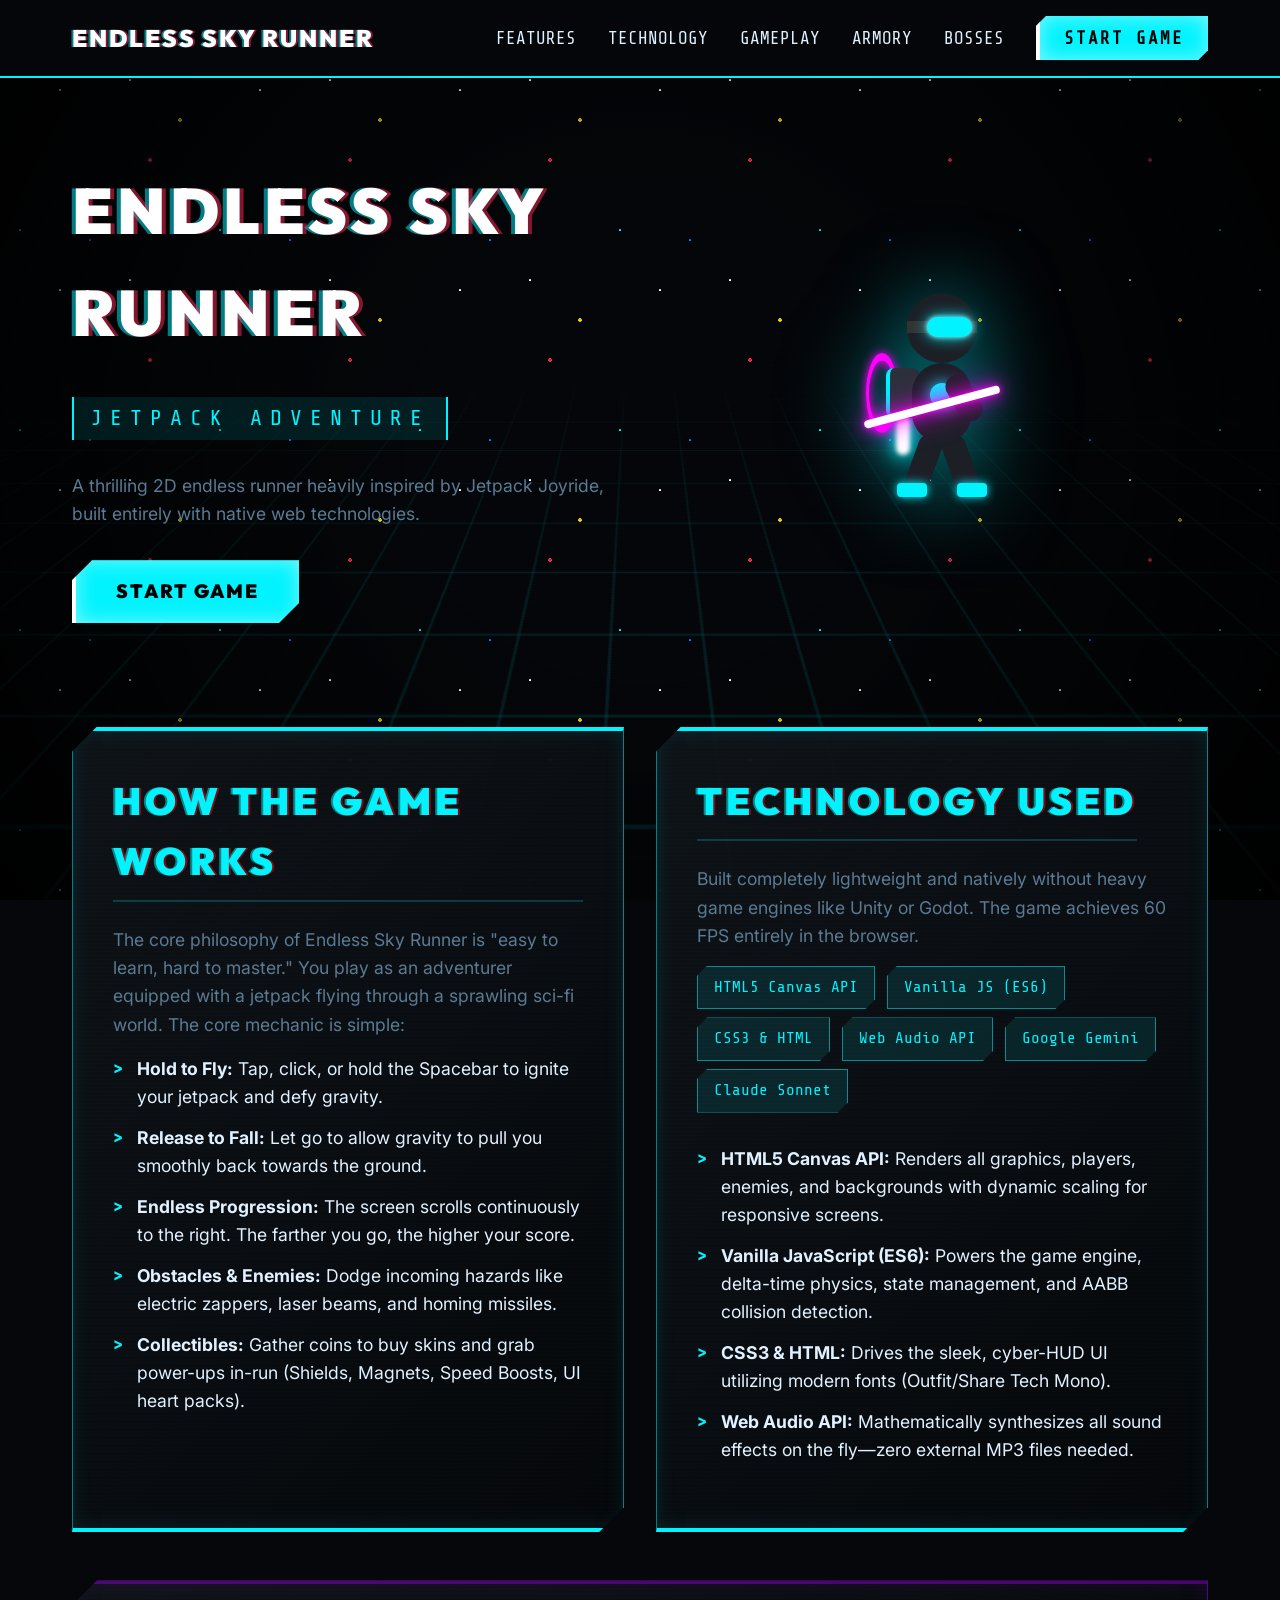
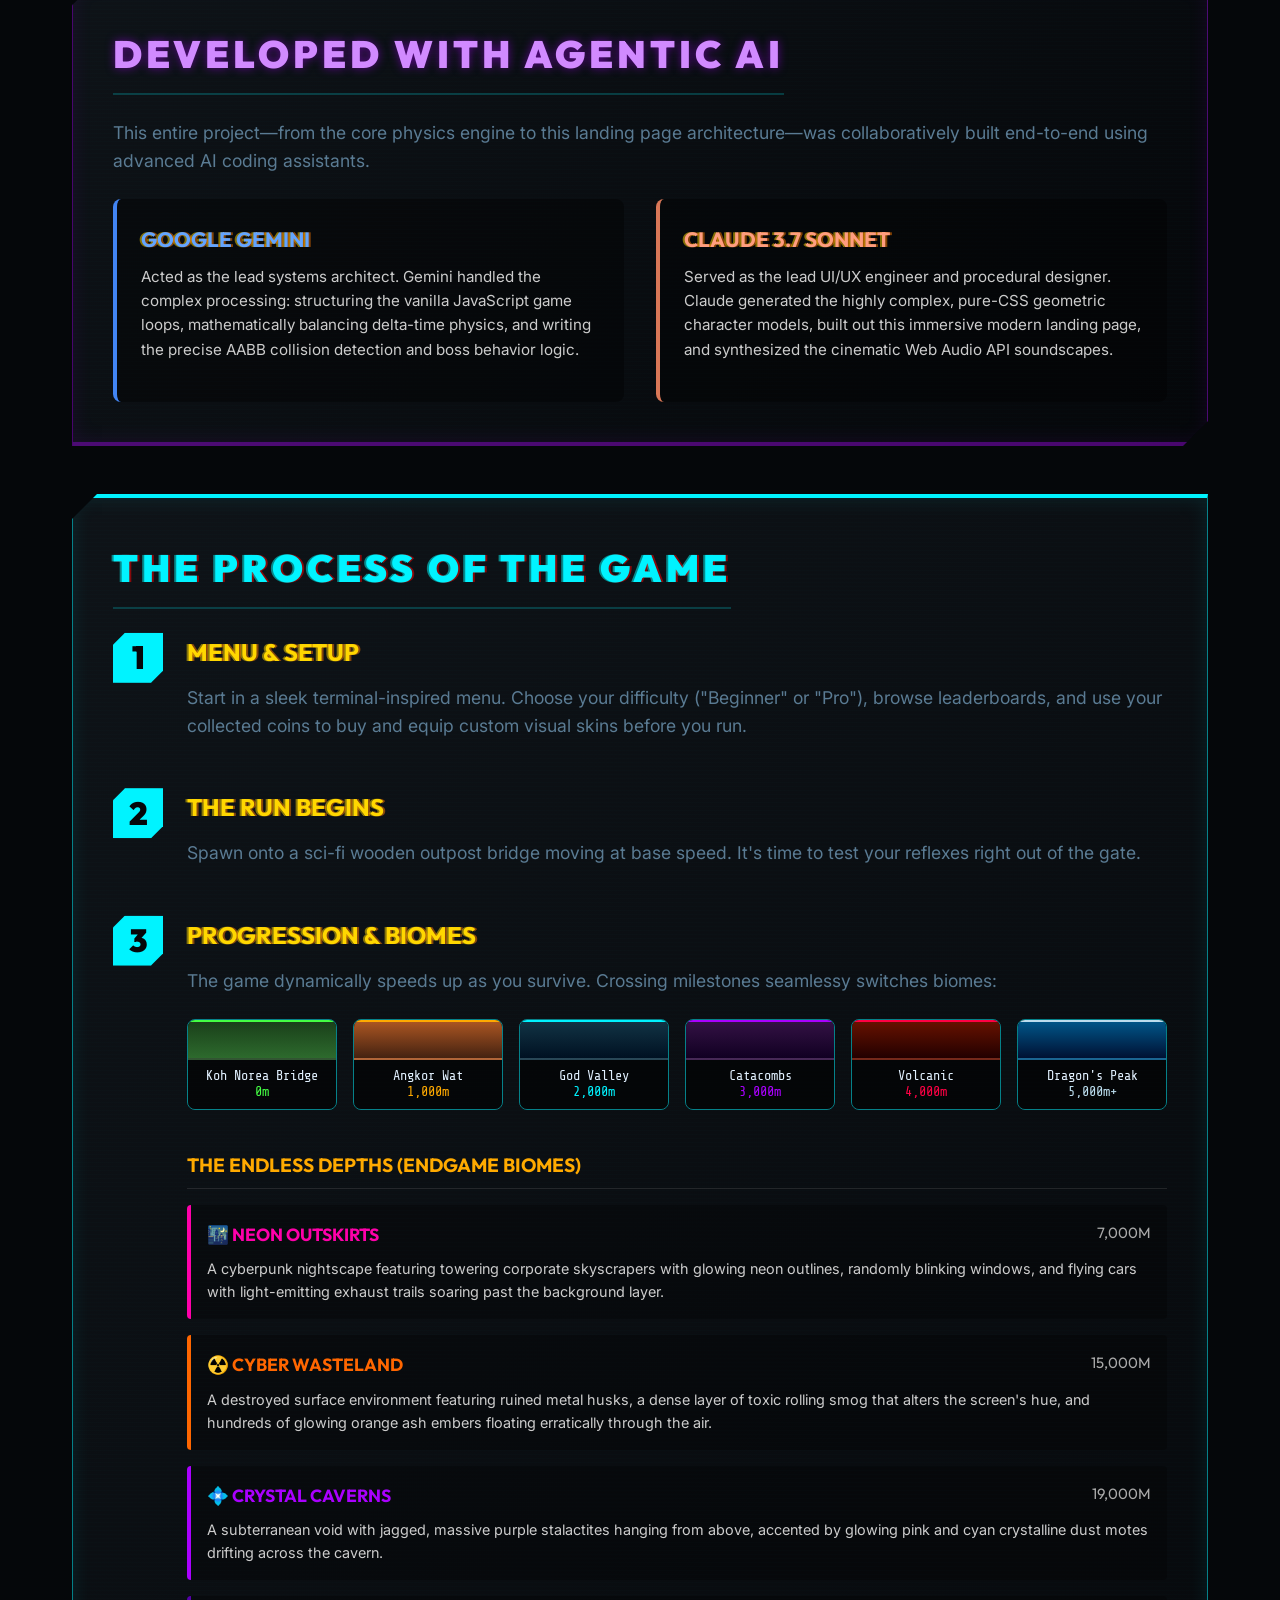
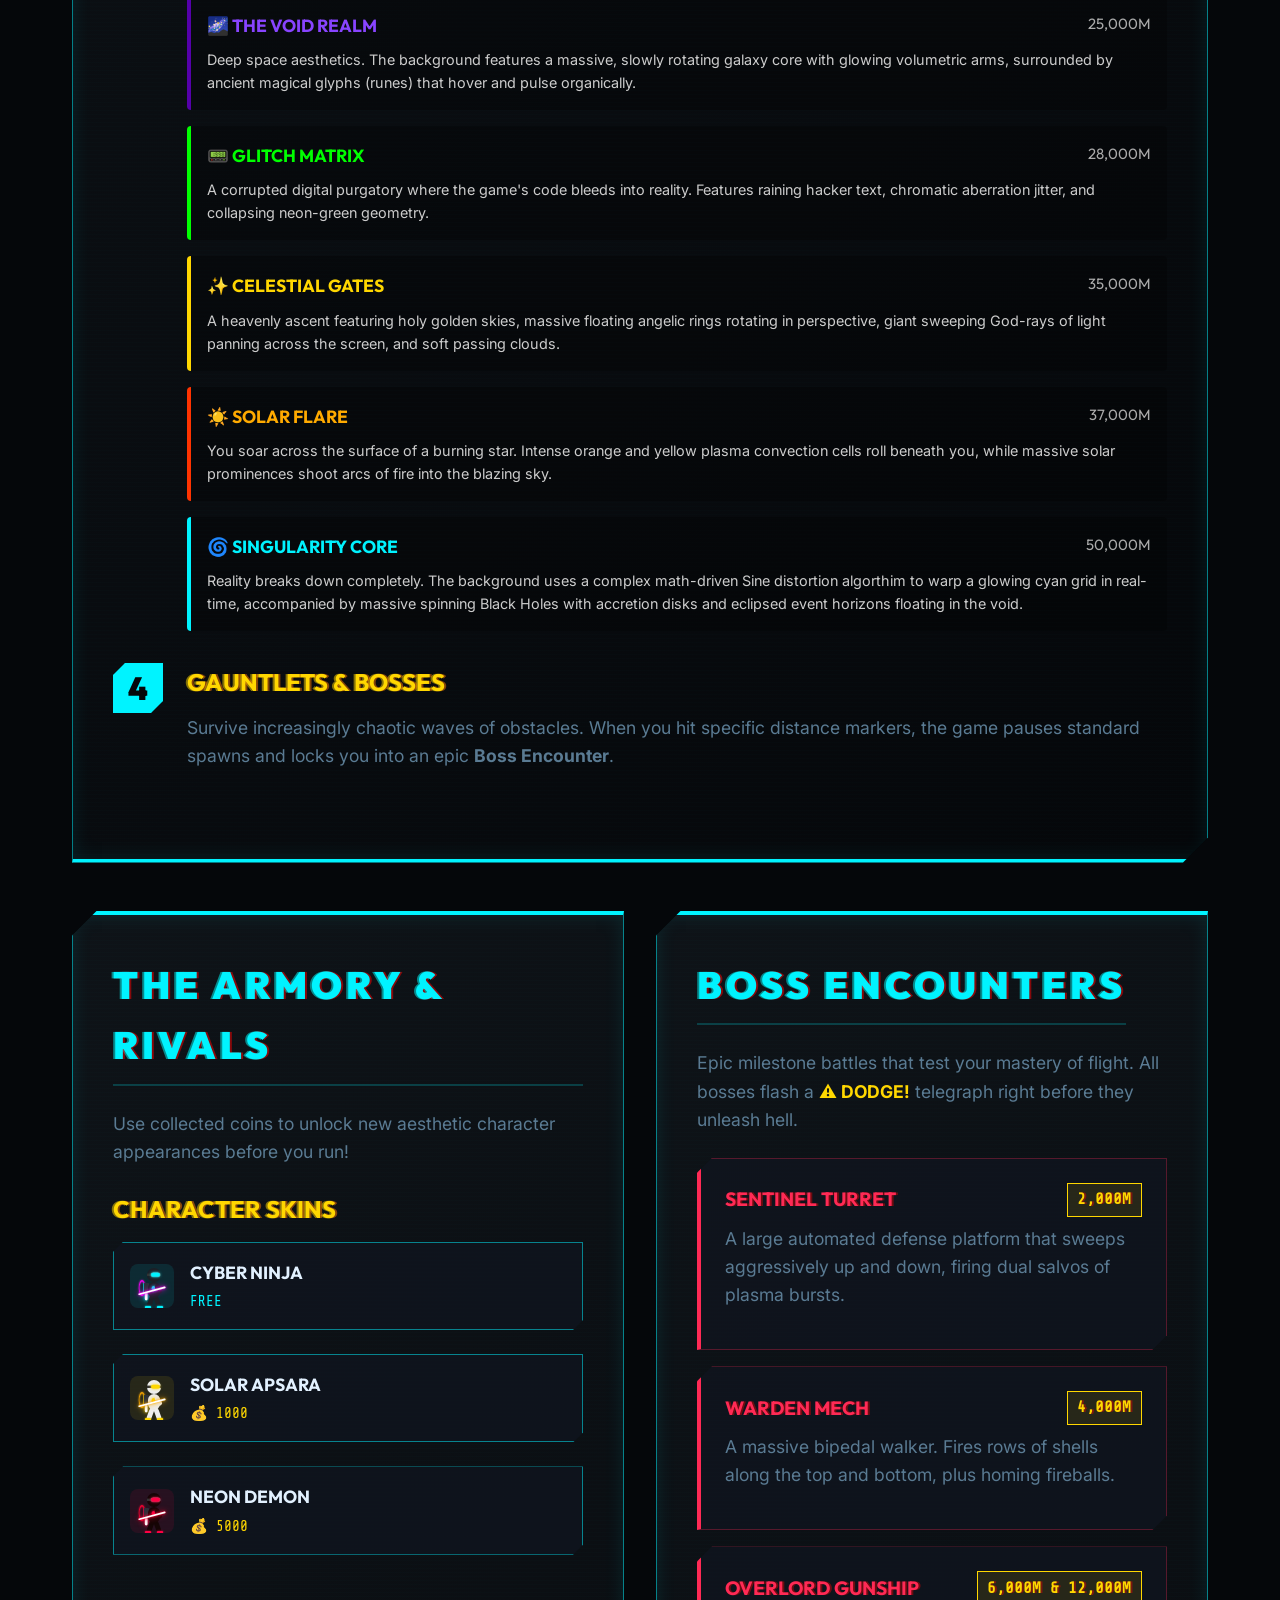
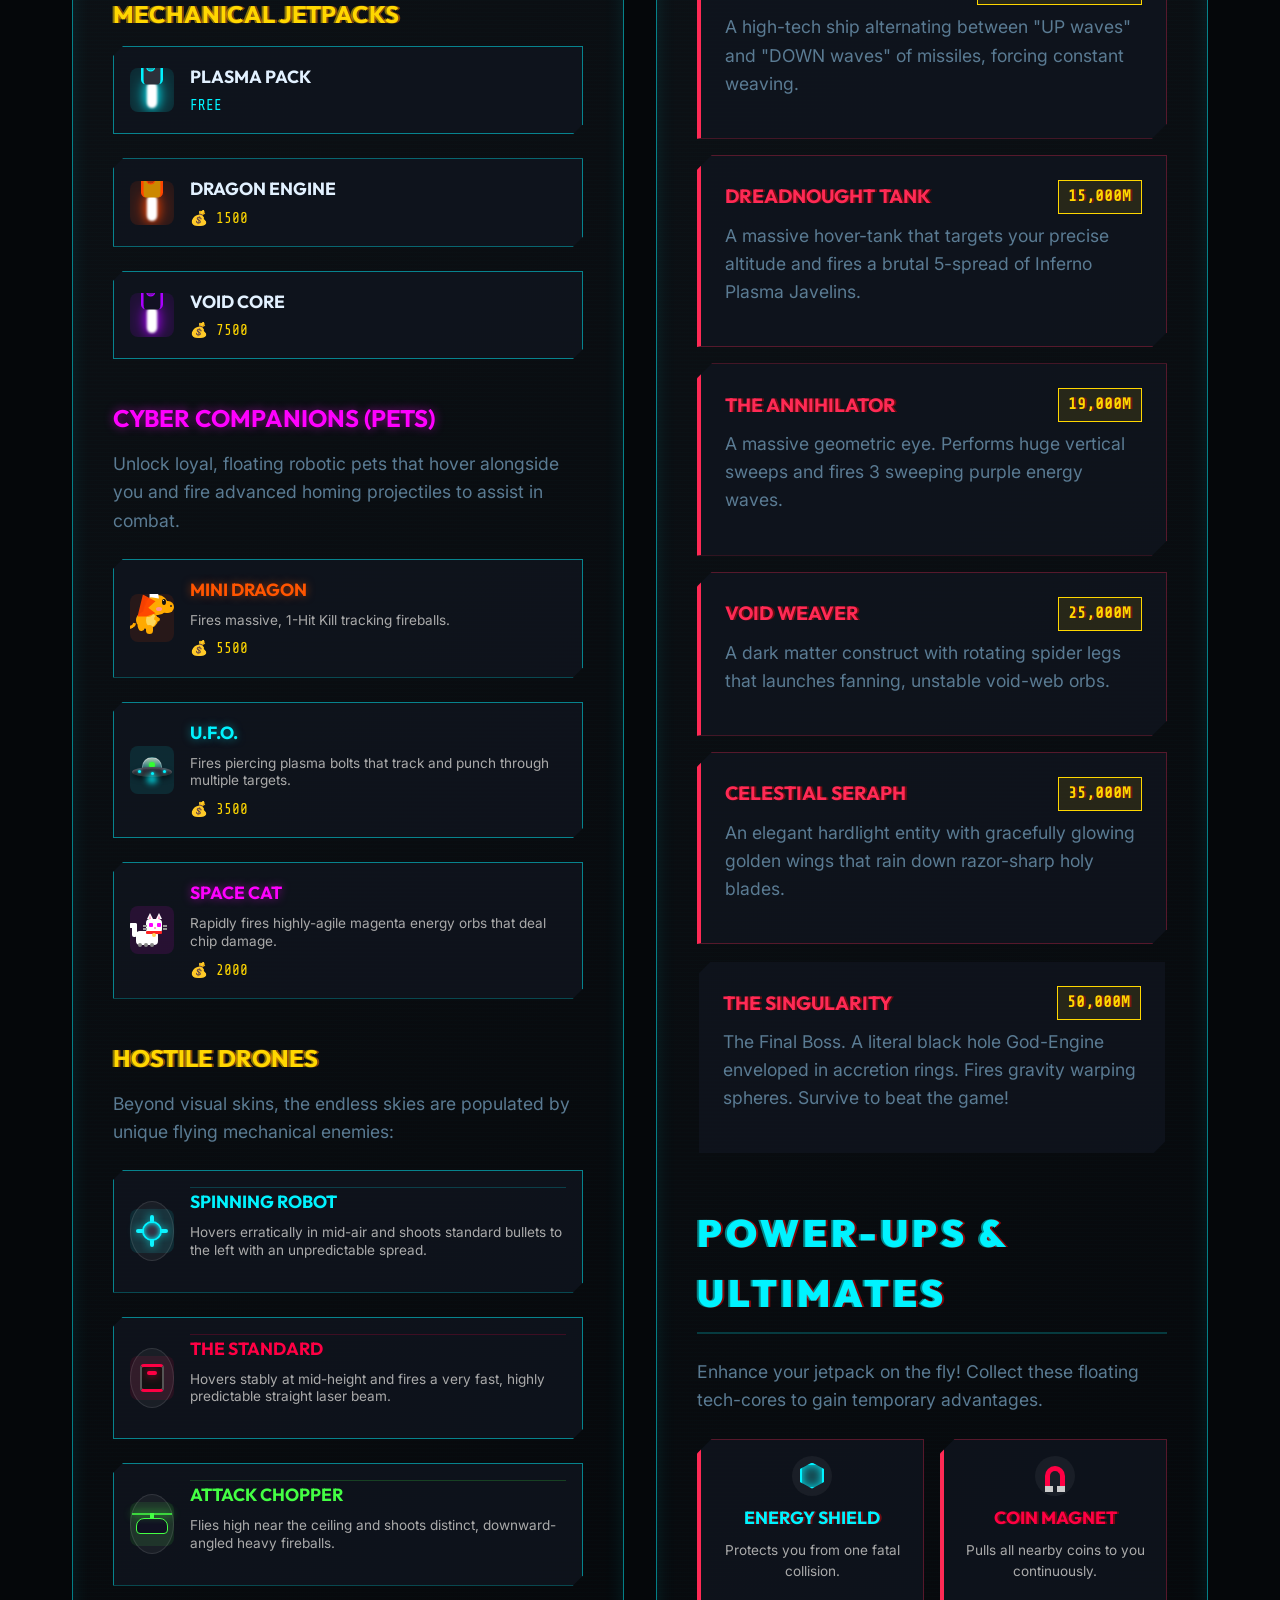
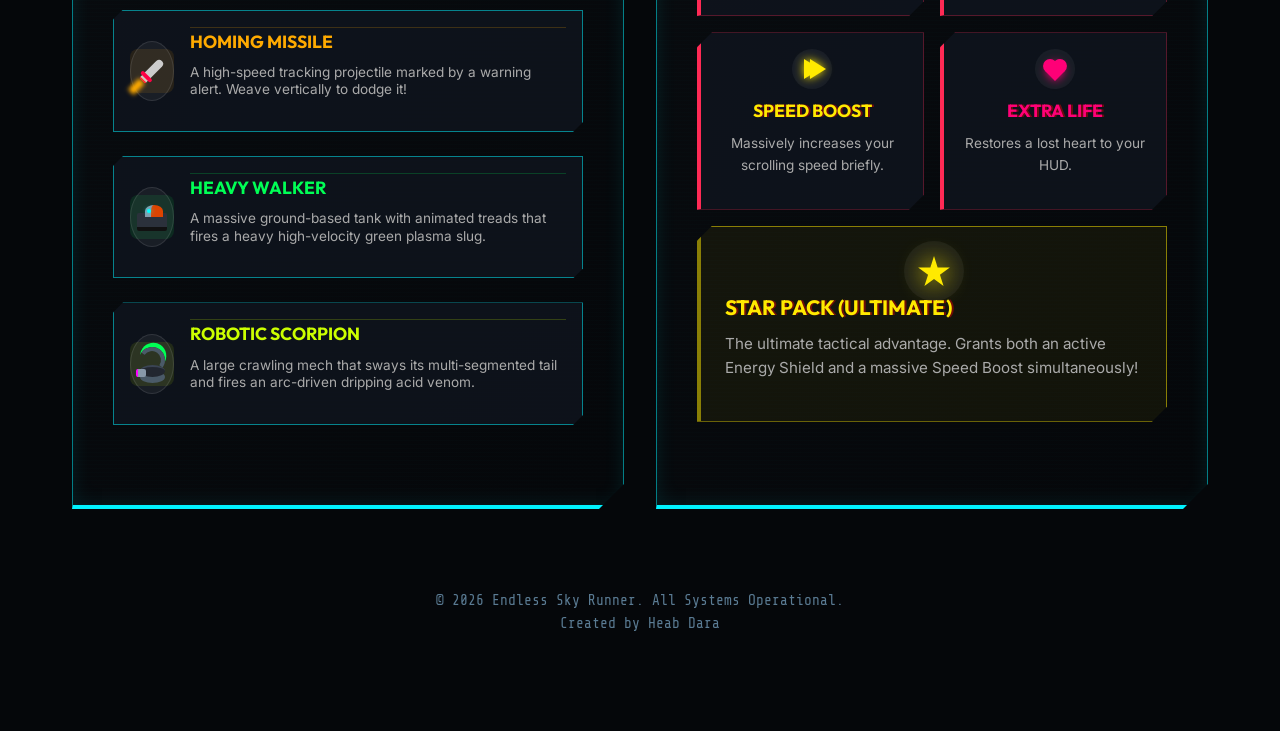
<file: index.html>
<!DOCTYPE html>
<html lang="en">

<head>
  <meta charset="UTF-8">
  <meta name="viewport" content="width=device-width, initial-scale=1.0">
  <title>About - Endless Sky Runner: Jetpack Adventure</title>
  <!-- Google Fonts -->
  <link rel="preconnect" href="https://fonts.googleapis.com">
  <link rel="preconnect" href="https://fonts.gstatic.com" crossorigin>
  <link
    href="https://fonts.googleapis.com/css2?family=Outfit:wght@400;600;800;900&family=Inter:wght@400;500;700&family=Share+Tech+Mono&display=swap"
    rel="stylesheet">
  <style>
    :root {
      --dark: #05070A;
      --cyan: #00F3FF;
      --cyanDark: #0088FF;
      --gold: #FFD700;
      --amber: #FF7B00;
      --red: #FF2A55;
      --textLight: #E2F1FF;
      --textMuted: #5A7B93;
      --glass: rgba(10, 14, 20, 0.85);
      --glassBorder: rgba(0, 243, 255, 0.5);
      --font-head: 'Outfit', sans-serif;
      --font-body: 'Inter', sans-serif;
      --font-tech: 'Share Tech Mono', monospace;
    }

    * {
      box-sizing: border-box;
      margin: 0;
      padding: 0;
    }

    html {
      scroll-behavior: smooth;
    }

    body {
      font-family: var(--font-body);
      background: var(--dark);
      color: var(--textLight);
      min-height: 100vh;
      overflow-x: hidden;
      line-height: 1.6;
      margin: 0;
    }

    /* Sci-Fi Animated Background */
    .bg-fx {
      position: fixed;
      inset: 0;
      background: var(--dark);
      z-index: -3;
      overflow: hidden;
    }

    .cyber-grid {
      position: absolute;
      bottom: -50%;
      left: -50%;
      width: 200%;
      height: 200%;
      background-image:
        linear-gradient(rgba(0, 243, 255, 0.2) 2px, transparent 2px),
        linear-gradient(90deg, rgba(0, 243, 255, 0.2) 2px, transparent 2px);
      background-size: 60px 60px;
      transform: perspective(600px) rotateX(60deg) translateY(0);
      animation: gridMove 3s linear infinite;
      z-index: -2;
      -webkit-mask-image: linear-gradient(to top, rgba(0, 0, 0, 1) 10%, rgba(0, 0, 0, 0) 60%);
      mask-image: linear-gradient(to top, rgba(0, 0, 0, 1) 10%, rgba(0, 0, 0, 0) 60%);
    }

    @keyframes gridMove {
      0% {
        transform: perspective(600px) rotateX(60deg) translateY(0);
      }

      100% {
        transform: perspective(600px) rotateX(60deg) translateY(60px);
      }
    }

    .particles {
      position: fixed;
      inset: 0;
      pointer-events: none;
      z-index: -1;
      background-image:
        radial-gradient(1.5px 1.5px at 20px 30px, var(--cyan) 100%, transparent),
        radial-gradient(1.5px 1.5px at 60px 90px, #ffffff 100%, transparent),
        radial-gradient(2px 2px at 150px 160px, var(--red) 100%, transparent),
        radial-gradient(1.5px 1.5px at 90px 40px, var(--cyanDark) 100%, transparent),
        radial-gradient(1.5px 1.5px at 130px 80px, #ffffff 100%, transparent),
        radial-gradient(2px 2px at 180px 120px, var(--gold) 100%, transparent);
      background-size: 200px 200px;
      animation: starsFall 6s linear infinite;
    }

    @keyframes starsFall {
      0% {
        transform: translateY(-200px);
      }

      100% {
        transform: translateY(0);
      }
    }

    .scanlines {
      position: fixed;
      inset: 0;
      background: repeating-linear-gradient(0deg, rgba(0, 0, 0, 0.15), rgba(0, 0, 0, 0.15) 1px, transparent 1px, transparent 2px),
        radial-gradient(circle at center, transparent 30%, rgba(0, 0, 0, 0.9) 100%);
      pointer-events: none;
      z-index: 0;
    }

    h1,
    h2,
    h3,
    h4 {
      font-family: var(--font-head);
      text-transform: uppercase;
    }

    h1 {
      font-size: clamp(36px, 6vw, 72px);
      font-weight: 900;
      letter-spacing: 4px;
      color: #fff;
      text-align: center;
      text-shadow: 4px 0 0 rgba(255, 42, 85, 0.5), -4px 0 0 rgba(0, 243, 255, 0.5);
      margin-bottom: 2rem;
      animation: titleGlitch 4s infinite;
    }

    @keyframes titleGlitch {

      0%,
      96%,
      98%,
      100% {
        transform: translate(0, 0);
        filter: hue-rotate(0deg);
        opacity: 1;
      }

      97% {
        transform: translate(-5px, 5px);
        filter: hue-rotate(90deg);
        opacity: 0.8;
      }

      99% {
        transform: translate(5px, -5px);
        filter: hue-rotate(-90deg);
        opacity: 0.9;
      }
    }

    h2 {
      font-size: clamp(24px, 3.5vw, 38px);
      font-weight: 900;
      color: var(--cyan);
      letter-spacing: 4px;
      margin-bottom: 1.5rem;
      text-shadow: 2px 0 0 rgba(255, 0, 0, 0.5), -2px 0 0 rgba(0, 255, 255, 0.5);
      border-bottom: 2px solid rgba(0, 243, 255, 0.2);
      padding-bottom: 0.5rem;
      display: inline-block;
    }

    h3 {
      font-size: 1.5rem;
      color: var(--gold);
      margin-bottom: 0.8rem;
      text-shadow: 2px 0 0 rgba(255, 123, 0, 0.5), -2px 0 0 rgba(255, 215, 0, 0.5);
    }

    p {
      margin-bottom: 1rem;
      color: var(--textMuted);
      font-size: 1.1rem;
    }

    ul {
      list-style: none;
      padding-left: 0;
      margin-bottom: 1.5rem;
    }

    ul li {
      position: relative;
      padding-left: 1.5rem;
      margin-bottom: 0.8rem;
      color: var(--textLight);
      font-size: 1.1rem;
    }

    ul li::before {
      content: '>';
      position: absolute;
      left: 0;
      color: var(--cyan);
      font-family: var(--font-tech);
      font-weight: bold;
    }

    .container {
      max-width: 1200px;
      margin: 0 auto;
      padding: 6rem 2rem;
    }

    .hero {
      text-align: center;
      padding: 4rem 0 6rem 0;
    }

    .hero p.subtitle {
      font-family: var(--font-tech);
      font-size: clamp(14px, 2vw, 22px);
      color: var(--cyan);
      text-transform: uppercase;
      letter-spacing: 8px;
      background: rgba(0, 243, 255, 0.1);
      padding: 4px 16px;
      border-left: 2px solid var(--cyan);
      border-right: 2px solid var(--cyan);
      display: inline-block;
      margin-bottom: 2rem;
    }

    .glass-card {
      background: linear-gradient(135deg, rgba(15, 20, 25, 0.95), rgba(5, 7, 10, 0.98));
      border: 1px solid var(--glassBorder);
      border-top: 4px solid var(--cyan);
      border-bottom: 4px solid var(--cyan);
      padding: 40px;
      margin-bottom: 3rem;
      position: relative;
      box-shadow: 0 20px 50px rgba(0, 0, 0, 0.6), inset 0 0 20px rgba(0, 243, 255, 0.1);
      clip-path: polygon(25px 0, 100% 0, 100% calc(100% - 25px), calc(100% - 25px) 100%, 0 100%, 0 25px);
      transition: transform 0.3s ease;
    }

    .glass-card::before {
      content: '';
      position: absolute;
      inset: 0;
      background: repeating-linear-gradient(0deg, rgba(0, 243, 255, 0.02) 0px, transparent 1px, transparent 4px);
      pointer-events: none;
      z-index: 1;
    }

    .glass-card:hover {
      transform: translateY(-5px);
      box-shadow: 0 20px 50px rgba(0, 0, 0, 0.8), inset 0 0 30px rgba(0, 243, 255, 0.2);
    }

    .glass-card>* {
      position: relative;
      z-index: 2;
    }

    .grid-2 {
      display: grid;
      grid-template-columns: 1fr 1fr;
      gap: 2rem;
    }

    .grid-3 {
      display: grid;
      grid-template-columns: repeat(auto-fit, minmax(300px, 1fr));
      gap: 1.5rem;
    }

    .tech-badge {
      display: inline-block;
      font-family: var(--font-tech);
      padding: 8px 16px;
      background: rgba(0, 243, 255, 0.1);
      color: var(--cyan);
      border: 1px solid var(--glassBorder);
      font-size: 1rem;
      margin: 0 0.5rem 0.5rem 0;
      clip-path: polygon(10px 0, 100% 0, 100% calc(100% - 10px), calc(100% - 10px) 100%, 0 100%, 0 10px);
    }

    .process-step {
      display: flex;
      align-items: flex-start;
      margin-bottom: 2rem;
    }

    .step-number {
      font-family: var(--font-head);
      font-weight: 900;
      font-size: 2rem;
      color: var(--dark);
      background: var(--cyan);
      width: 50px;
      height: 50px;
      display: flex;
      align-items: center;
      justify-content: center;
      flex-shrink: 0;
      margin-right: 1.5rem;
      clip-path: polygon(12px 0, 100% 0, 100% calc(100% - 12px), calc(100% - 12px) 100%, 0 100%, 0 12px);
      box-shadow: 0 0 15px rgba(0, 243, 255, 0.5);
    }

    .boss-card {
      background: rgba(15, 20, 30, 0.8);
      border: 1px solid rgba(255, 42, 85, 0.3);
      border-left: 4px solid var(--red);
      padding: 1.5rem;
      clip-path: polygon(15px 0, 100% 0, 100% calc(100% - 15px), calc(100% - 15px) 100%, 0 100%, 0 15px);
      transition: all 0.3s ease;
    }

    .boss-card:hover {
      transform: scale(1.02);
      background: rgba(255, 42, 85, 0.1);
      box-shadow: 0 0 20px rgba(255, 42, 85, 0.2);
    }

    .boss-card h4 {
      color: var(--red);
      font-size: 1.2rem;
      margin-bottom: 0.5rem;
      display: flex;
      justify-content: space-between;
      align-items: center;
      text-shadow: 2px 0 0 rgba(255, 0, 0, 0.4);
    }

    .boss-distance {
      font-family: var(--font-tech);
      color: var(--gold);
      background: rgba(255, 215, 0, 0.1);
      border: 1px solid var(--gold);
      padding: 0.2rem 0.6rem;
      font-size: 1rem;
    }

    .highlight {
      color: var(--cyan);
      font-weight: 700;
    }

    .warning-text {
      color: var(--gold);
      font-weight: bold;
    }

    /* Skin Card */
    .skin-card {
      background: rgba(15, 20, 30, 0.8);
      border: 1px solid var(--glassBorder);
      padding: 1rem;
      display: flex;
      align-items: center;
      gap: 1rem;
      clip-path: polygon(10px 0, 100% 0, 100% calc(100% - 10px), calc(100% - 10px) 100%, 0 100%, 0 10px);
      transition: all 0.3s ease;
      margin-bottom: 0.5rem;
    }

    .skin-card:hover {
      transform: translateY(-3px);
      background: rgba(0, 243, 255, 0.1);
      border-left: 4px solid var(--cyan);
    }

    .skin-visual {
      width: 44px;
      height: 44px;
      display: flex;
      align-items: center;
      justify-content: center;
      flex-shrink: 0;
    }

    .cube {
      width: 100%;
      height: 100%;
      clip-path: polygon(25% 0%, 100% 0%, 75% 100%, 0% 100%);
    }

    .skin-info h4 {
      color: var(--textLight);
      font-size: 1.1rem;
      margin-bottom: 0.2rem;
      text-shadow: none;
      letter-spacing: 0;
      text-transform: uppercase;
    }

    .price {
      font-family: var(--font-tech);
      color: var(--gold);
      font-size: 0.9rem;
    }

    .price.free {
      color: var(--cyan);
    }

    /* Navbar */
    .navbar {
      position: fixed;
      top: 0;
      left: 0;
      width: 100%;
      padding: 1rem 0;
      background: rgba(5, 7, 10, 0.9);
      backdrop-filter: blur(10px);
      border-bottom: 2px solid var(--cyan);
      z-index: 1000;
    }

    .nav-content {
      max-width: 1200px;
      margin: 0 auto;
      padding: 0 2rem;
      display: flex;
      justify-content: space-between;
      align-items: center;
    }

    .nav-logo {
      font-family: var(--font-head);
      font-weight: 900;
      font-size: 1.5rem;
      color: #fff;
      text-transform: uppercase;
      letter-spacing: 2px;
      text-decoration: none;
      text-shadow: 2px 0 0 rgba(255, 42, 85, 0.5), -2px 0 0 rgba(0, 243, 255, 0.5);
    }

    .nav-links {
      display: flex;
      gap: 2rem;
      align-items: center;
    }

    .nav-links a {
      color: var(--textLight);
      text-decoration: none;
      font-family: var(--font-tech);
      font-size: 1.1rem;
      text-transform: uppercase;
      transition: color 0.3s ease;
    }

    .nav-links a:hover {
      color: var(--cyan);
    }

    .btn-play,
    .nav-btn {
      display: inline-block;
      font-family: var(--font-head);
      font-weight: 900;
      font-size: 1.2rem;
      text-transform: uppercase;
      letter-spacing: 2px;
      color: #000 !important;
      background: var(--cyan) !important;
      border: none;
      padding: 16px 40px;
      text-decoration: none;
      cursor: pointer;
      clip-path: polygon(20px 0, 100% 0, 100% calc(100% - 20px), calc(100% - 20px) 100%, 0 100%, 0 20px);
      box-shadow: 0 0 20px rgba(0, 243, 255, 0.5), inset 0 0 20px rgba(255, 255, 255, 0.5);
      border-left: 4px solid #fff;
      transition: all 0.25s cubic-bezier(0.2, 0.8, 0.2, 1) !important;
      position: relative;
      overflow: hidden;
      margin-top: 1rem;
    }

    .nav-btn {
      padding: 8px 24px;
      font-size: 1rem;
      clip-path: polygon(10px 0, 100% 0, 100% calc(100% - 10px), calc(100% - 10px) 100%, 0 100%, 0 10px);
      margin-top: 0;
    }

    .btn-play::before,
    .nav-btn::before {
      content: '';
      position: absolute;
      top: 0;
      left: -100%;
      width: 50%;
      height: 100%;
      background: linear-gradient(90deg, transparent, rgba(255, 255, 255, 0.8), transparent);
      transform: skewX(-20deg);
      transition: 0.5s;
    }

    .btn-play:hover,
    .nav-btn:hover {
      transform: translateY(-2px) scale(1.05);
      box-shadow: 0 0 40px rgba(0, 243, 255, 0.8), inset 0 0 20px rgba(255, 255, 255, 0.8);
      background: #fff !important;
      border-left-color: var(--cyan);
    }

    .btn-play:hover::before,
    .nav-btn:hover::before {
      animation: shineRun 0.8s;
    }

    @keyframes shineRun {
      100% {
        left: 200%;
      }
    }

    @keyframes float {

      0%,
      100% {
        transform: scale(1.8) translateY(0);
      }

      50% {
        transform: scale(1.8) translateY(-15px);
      }
    }

    .hero-character {
      width: 156px;
      height: 204px;
      margin: 0 auto;
      filter: drop-shadow(0 0 40px rgba(0, 243, 255, 0.5));
      animation: float 4s ease-in-out infinite;
      transform-origin: center center;
    }

    .skin-img {
      width: 100%;
      height: 100%;
      object-fit: contain;
      filter: drop-shadow(0 0 10px rgba(255, 255, 255, 0.2));
      transition: transform 0.3s;
    }

    .skin-card:hover .skin-img {
      transform: scale(1.1);
    }

    /* CSS Character Model */
    .css-ninja {
      position: relative;
      width: 156px;
      height: 204px;
      margin: 0 auto;
    }

    .css-ninja>div {
      position: absolute;
    }

    .cn-ring {
      width: 80px;
      height: 80px;
      border: 8px solid var(--accent-saber, #ff00ff);
      border-radius: 50%;
      top: 60px;
      left: -20px;
      box-shadow: 0 0 15px var(--accent-saber, #ff00ff), inset 0 0 15px var(--accent-saber, #ff00ff);
      transform: scaleX(0.4);
    }

    .cn-body {
      width: 60px;
      height: 80px;
      background: var(--bg-body, #1c1f26);
      border-radius: 30px;
      top: 70px;
      left: 50px;
      z-index: 2;
    }

    .cn-core {
      width: 24px;
      height: 24px;
      background: var(--accent-glow, #00f3ff);
      border-radius: 50%;
      top: 90px;
      left: 68px;
      box-shadow: 0 0 15px var(--accent-glow, #00f3ff);
      z-index: 3;
    }

    .cn-head {
      width: 70px;
      height: 70px;
      background: var(--bg-body, #1c1f26);
      border-radius: 50%;
      top: 0;
      left: 45px;
      z-index: 4;
    }

    .cn-strap {
      width: 70px;
      height: 12px;
      background: #333;
      top: 28px;
      left: 45px;
      z-index: 5;
    }

    .cn-visor {
      width: 45px;
      height: 20px;
      background: var(--accent-glow, #00f3ff);
      border-radius: 10px;
      top: 24px;
      left: 65px;
      box-shadow: 0 0 15px var(--accent-glow, #00f3ff), 0 0 5px #fff;
      z-index: 6;
    }

    .cn-arm {
      width: 24px;
      height: 50px;
      background: var(--bg-body, #1c1f26);
      top: 80px;
      left: 90px;
      transform: rotate(-30deg);
      border-radius: 12px;
      z-index: 5;
    }

    .cn-saber {
      width: 140px;
      height: 8px;
      background: #fff;
      top: 110px;
      left: 0;
      border-radius: 4px;
      box-shadow: 0 0 15px var(--accent-saber, #ff00ff), 0 0 5px var(--accent-saber, #ff00ff), 0 0 30px var(--accent-saber, #ff00ff);
      z-index: 6;
      transform: rotate(-15deg);
    }

    .cn-leg1 {
      width: 24px;
      height: 60px;
      background: var(--bg-body, #1c1f26);
      top: 140px;
      left: 50px;
      transform: rotate(20deg);
      border-radius: 12px;
      z-index: 1;
    }

    .cn-leg2 {
      width: 24px;
      height: 60px;
      background: var(--bg-body, #1c1f26);
      top: 140px;
      left: 86px;
      transform: rotate(-20deg);
      border-radius: 12px;
      z-index: 1;
    }

    .cn-boot1 {
      width: 30px;
      height: 14px;
      background: var(--accent-glow, #00f3ff);
      top: 190px;
      left: 35px;
      box-shadow: 0 0 10px var(--accent-glow, #00f3ff);
      border-radius: 4px;
      z-index: 2;
    }

    .cn-boot2 {
      width: 30px;
      height: 14px;
      background: var(--accent-glow, #00f3ff);
      top: 190px;
      left: 95px;
      box-shadow: 0 0 10px var(--accent-glow, #00f3ff);
      border-radius: 4px;
      z-index: 2;
    }

    .cn-jetpack {
      width: 34px;
      height: 50px;
      background: #2b303a;
      border-left: 4px solid var(--accent-glow, #00f3ff);
      border-radius: 8px;
      top: 75px;
      left: 24px;
      z-index: 1;
    }

    .cn-flame {
      width: 14px;
      height: 40px;
      background: #fff;
      border-radius: 10px;
      top: 122px;
      left: 34px;
      z-index: 0;
      box-shadow: 0 0 15px var(--accent-glow, #00f3ff), 0 0 30px var(--accent-glow, #00f3ff);
      animation: jetFlame 0.1s linear infinite alternate;
      transform-origin: top center;
      filter: blur(2px);
    }

    @keyframes jetFlame {
      0% {
        transform: scaleY(1);
        opacity: 0.8;
      }

      100% {
        transform: scaleY(1.5);
        opacity: 1;
      }
    }

    /* Standalone Jetpack Models */
    .css-pack {
      position: relative;
      width: 40px;
      height: 80px;
      margin: -10px auto 0;
      transform: scale(0.65);
      transform-origin: top center;
    }

    .css-pack>div {
      position: absolute;
    }

    .cp-body {
      width: 34px;
      height: 50px;
      background: var(--bg-body, #2b303a);
      border-left: 4px solid var(--accent-glow, #00f3ff);
      border-right: 4px solid var(--accent-glow, #00f3ff);
      border-radius: 8px;
      top: 0;
      left: 3px;
      z-index: 1;
    }

    .cp-core {
      width: 14px;
      height: 14px;
      background: #222;
      border: 2px solid var(--accent-glow, #00f3ff);
      border-radius: 50%;
      top: 16px;
      left: 11px;
      z-index: 2;
      box-shadow: inset 0 0 10px var(--accent-glow, #00f3ff);
    }

    .cp-flame {
      width: 16px;
      height: 40px;
      background: #fff;
      border-radius: 10px;
      top: 46px;
      left: 12px;
      z-index: 0;
      box-shadow: 0 0 15px var(--accent-glow, #00f3ff), 0 0 30px var(--accent-glow, #00f3ff);
      animation: jetFlame 0.1s linear infinite alternate;
      transform-origin: top center;
      filter: blur(2px);
    }

    /* Power-Up UI Models */
    .css-power-container {
      width: 40px;
      height: 40px;
      position: relative;
      margin: 0 auto;
      display: flex;
      justify-content: center;
      align-items: center;
      border-radius: 50%;
      background: rgba(255, 255, 255, 0.05);
    }

    .p-shield {
      width: 24px;
      height: 26px;
      background: rgba(0, 243, 255, 0.2);
      border: 2px solid #00f3ff;
      clip-path: polygon(50% 0%, 100% 25%, 100% 75%, 50% 100%, 0% 75%, 0% 25%);
      position: relative;
      box-shadow: inset 0 0 10px #00f3ff;
    }

    .p-magnet {
      width: 20px;
      height: 20px;
      background: transparent;
      border: 5px solid #ff0044;
      border-bottom: 0;
      border-radius: 12px 12px 0 0;
      position: relative;
    }

    .p-magnet::before {
      content: '';
      position: absolute;
      width: 8px;
      height: 6px;
      left: -5px;
      bottom: -6px;
      background: #ccc;
    }

    .p-magnet::after {
      content: '';
      position: absolute;
      width: 8px;
      height: 6px;
      right: -5px;
      bottom: -6px;
      background: #ccc;
    }

    .p-speed {
      width: 0;
      height: 0;
      border-style: solid;
      border-width: 10px 0 10px 16px;
      border-color: transparent transparent transparent #ffea00;
      position: relative;
      filter: drop-shadow(0 0 5px #ffea00);
    }

    .p-speed::after {
      content: '';
      position: absolute;
      width: 0;
      height: 0;
      border-style: solid;
      border-width: 10px 0 10px 16px;
      border-color: transparent transparent transparent #ffea00;
      left: -10px;
      top: -10px;
    }

    .p-heart {
      width: 14px;
      height: 14px;
      background: #ff0077;
      transform: rotate(45deg);
      position: relative;
      box-shadow: 0 0 10px #ff0077;
      margin-top: 4px;
    }

    .p-heart::before,
    .p-heart::after {
      content: '';
      position: absolute;
      width: 14px;
      height: 14px;
      background: #ff0077;
      border-radius: 50%;
    }

    .p-heart::before {
      top: -7px;
      left: 0;
    }

    .p-heart::after {
      top: 0;
      left: -7px;
    }

    .p-ultimate-wrapper {
      filter: drop-shadow(0 0 8px #ffea00);
    }

    .p-ultimate {
      width: 22px;
      height: 22px;
      background: #ffea00;
      clip-path: polygon(50% 0%, 61% 35%, 98% 35%, 68% 57%, 79% 91%, 50% 70%, 21% 91%, 32% 57%, 2% 35%, 39% 35%);
      animation: starSpin 3s linear infinite;
      margin-top: 2px;
    }

    @keyframes starSpin {
      100% {
        transform: rotate(360deg);
      }
    }

    /* Drone UI Models */
    .css-drone-container {
      width: 60px;
      height: 60px;
      position: relative;
      margin: 0 auto;
      display: flex;
      justify-content: center;
      align-items: center;
      border-radius: 50%;
      background: rgba(255, 255, 255, 0.05);
      border: 1px solid rgba(255, 255, 255, 0.1);
    }

    .d-spinner {
      width: 20px;
      height: 20px;
      background: #334;
      border: 2px solid #00f3ff;
      border-radius: 50%;
      position: relative;
      animation: linearSpin 2s linear infinite;
      box-shadow: inset 0 0 5px #00f3ff;
    }

    .d-spinner::before {
      content: '';
      position: absolute;
      width: 4px;
      height: 32px;
      background: #00f3ff;
      top: -8px;
      left: 6px;
      z-index: -1;
      border-radius: 2px;
      box-shadow: 0 0 10px #00f3ff;
    }

    .d-spinner::after {
      content: '';
      position: absolute;
      width: 32px;
      height: 4px;
      background: #00f3ff;
      top: 6px;
      left: -8px;
      z-index: -1;
      border-radius: 2px;
      box-shadow: 0 0 10px #00f3ff;
    }

    .d-robot {
      width: 24px;
      height: 28px;
      background: #111;
      border: 2px solid #555;
      border-top: 3px solid #ff0044;
      border-bottom: 3px solid #ff0044;
      position: relative;
      overflow: hidden;
      border-radius: 4px;
    }

    .d-robot::after {
      content: '';
      position: absolute;
      width: 10px;
      height: 4px;
      background: #ff0044;
      top: 4px;
      left: 5px;
      box-shadow: 0 0 10px #ff0044;
      border-radius: 2px;
      animation: blink 1s infinite alternate;
    }

    .d-heli {
      width: 32px;
      height: 16px;
      background: #112;
      border-radius: 8px 8px 4px 4px;
      border: 1px solid #44ff44;
      position: relative;
      margin-top: 4px;
    }

    .d-heli::before {
      content: '';
      position: absolute;
      width: 40px;
      height: 2px;
      background: rgba(68, 255, 68, 0.8);
      top: -6px;
      left: -5px;
      animation: linearSpin 0.2s linear infinite;
      box-shadow: 0 0 8px #44ff44;
    }

    .d-heli::after {
      content: '';
      position: absolute;
      width: 4px;
      height: 6px;
      background: #44ff44;
      top: -6px;
      left: 13px;
    }

    .d-missile {
      width: 8px;
      height: 28px;
      background: #ccc;
      border-radius: 4px 4px 0 0;
      position: relative;
      transform: rotate(45deg);
      border-bottom: 2px solid #ff0044;
    }

    .d-missile::before {
      content: '';
      position: absolute;
      width: 14px;
      height: 4px;
      background: #ff0044;
      bottom: 2px;
      left: -3px;
      border-radius: 2px;
    }

    .d-missile::after {
      content: '';
      position: absolute;
      width: 8px;
      height: 16px;
      background: #ffaa00;
      top: 28px;
      left: 0;
      filter: blur(2px);
      animation: jetFlame 0.1s linear infinite alternate;
    }

    .d-walker {
      width: 30px;
      height: 18px;
      background: #2b313b;
      position: relative;
      border-radius: 2px;
      border-bottom: 4px solid #111;
      margin-top: 10px;
      animation: bobbing 0.5s infinite alternate ease-in-out;
    }

    .d-walker::before {
      content: '';
      position: absolute;
      width: 12px;
      height: 12px;
      background: #dd4400;
      border-radius: 50% 50% 0 0;
      top: -8px;
      left: 8px;
      border-left: 6px solid #8899aa;
      /* cannon */
    }

    .d-walker::after {
      content: '';
      position: absolute;
      width: 4px;
      height: 4px;
      background: #00ffff;
      border-radius: 50%;
      top: -4px;
      left: 10px;
      box-shadow: 0 0 5px #00ffff;
    }

    .d-scorpion {
      width: 25px;
      height: 12px;
      background: #222730;
      border-radius: 50%;
      position: relative;
      border-top: 2px solid #3a4454;
      animation: bobbing 0.3s infinite alternate;
      margin-top: 15px;
      box-shadow: 0 6px 0 0 #4a5a68;
      /* simple legs representation */
    }

    .d-scorpion::before {
      content: '';
      position: absolute;
      width: 8px;
      height: 8px;
      background: #8899aa;
      border-radius: 2px;
      left: -4px;
      top: 2px;
      border-left: 2px solid #ff00ff;
      /* eye */
    }

    .d-scorpion::after {
      content: '';
      position: absolute;
      width: 18px;
      height: 18px;
      border: 4px solid transparent;
      border-top: 4px solid #4a5a68;
      border-right: 4px solid #4a5a68;
      border-radius: 50%;
      top: -20px;
      right: 0px;
      transform: rotate(-10deg);
      box-shadow: 2px -4px 0 #00ff55;
      /* venom tip */
      animation: pTail 1s infinite alternate ease-in-out;
    }

    @keyframes bobbing {
      0% {
        transform: translateY(0);
      }

      100% {
        transform: translateY(-3px);
      }
    }

    @keyframes linearSpin {
      100% {
        transform: rotate(360deg);
      }
    }

    @keyframes blink {
      0% {
        opacity: 0.3;
      }

      100% {
        opacity: 1;
      }
    }

    /* Pet UI Models */
    .css-pet-container {
      width: 60px;
      height: 60px;
      position: relative;
      margin: 0 auto;
      display: flex;
      justify-content: center;
      align-items: center;
      border-radius: 50%;
      background: transparent;
    }

    @keyframes pFloat {

      0%,
      100% {
        transform: translateY(0px);
      }

      50% {
        transform: translateY(-5px);
      }
    }

    @keyframes pTail {

      0%,
      100% {
        transform: rotate(-10deg);
      }

      50% {
        transform: rotate(20deg);
      }
    }

    @keyframes pWing {

      0%,
      100% {
        transform: rotate(-20deg);
      }

      50% {
        transform: rotate(40deg);
      }
    }

    @keyframes pPulse {

      0%,
      100% {
        opacity: 0.4;
        transform: scale(0.8);
      }

      50% {
        opacity: 1;
        transform: scale(1.2);
      }
    }

    .d-dragon {
      width: 24px;
      height: 16px;
      background: #cc4400;
      border-radius: 8px;
      position: relative;
      animation: pFloat 1.2s infinite ease-in-out;
    }

    .d-dragon::before {
      content: '';
      position: absolute;
      width: 14px;
      height: 14px;
      background: #ff6600;
      border-radius: 50%;
      top: -4px;
      left: 16px;
      box-shadow: 2px -2px 0 #ffff00;
    }

    .d-dragon::after {
      content: '';
      position: absolute;
      width: 0;
      height: 0;
      border-left: 8px solid transparent;
      border-right: 8px solid transparent;
      border-bottom: 16px solid #aa2200;
      top: -12px;
      left: 4px;
      transform-origin: bottom;
      animation: pWing 0.15s infinite alternate;
    }

    .d-ufo {
      width: 38px;
      height: 12px;
      background: #2b303a;
      border-radius: 50%;
      position: relative;
      border-bottom: 3px solid #00f3ff;
      animation: pFloat 2.5s infinite ease-in-out;
      box-shadow: 0 4px 10px rgba(0, 243, 255, 0.4);
    }

    .d-ufo::before {
      content: '';
      position: absolute;
      width: 18px;
      height: 14px;
      background: rgba(0, 243, 255, 0.3);
      border-radius: 50% 50% 0 0;
      border: 1px solid #00f3ff;
      top: -10px;
      left: 10px;
    }

    .d-ufo::after {
      content: '';
      position: absolute;
      width: 6px;
      height: 6px;
      background: #00ff88;
      border-radius: 50%;
      top: -4px;
      left: 16px;
      box-shadow: -8px 8px 0 #ff00ff, 8px 8px 0 #ff00ff;
    }

    .d-space-cat {
      width: 22px;
      height: 16px;
      background: #330044;
      border-radius: 6px;
      position: relative;
      border-top: 2px solid #ff00ff;
      box-shadow: 2px 2px 0 #ff00ff;
      animation: pFloat 1.5s infinite ease-in-out;
    }

    .d-space-cat::before {
      content: '';
      position: absolute;
      width: 20px;
      height: 6px;
      background: transparent;
      border-left: 6px solid #aa00aa;
      border-right: 6px solid #aa00aa;
      top: -6px;
      left: 1px;
    }

    .d-space-cat::after {
      content: '';
      position: absolute;
      width: 14px;
      height: 4px;
      background: #ff00ff;
      border-radius: 2px;
      top: 6px;
      left: -12px;
      transform-origin: right;
      animation: pTail 0.6s infinite alternate;
    }

    /* Biome UI Models */
    .biome-grid {
      display: grid;
      grid-template-columns: repeat(auto-fit, minmax(110px, 1fr));
      gap: 1rem;
      margin-top: 1.5rem;
    }

    .biome-card {
      border-radius: 8px;
      overflow: hidden;
      border: 1px solid var(--glassBorder);
      display: flex;
      flex-direction: column;
      transition: transform 0.3s;
    }

    .biome-card:hover {
      transform: translateY(-3px);
      border-color: #fff;
      box-shadow: 0 0 15px rgba(0, 243, 255, 0.4);
    }

    .biome-color {
      height: 40px;
      border-bottom: 2px solid rgba(255, 255, 255, 0.1);
    }

    .biome-name {
      background: rgba(0, 0, 0, 0.6);
      padding: 0.5rem;
      text-align: center;
      font-family: var(--font-tech);
      font-size: 0.85rem;
      color: var(--textLight);
      line-height: 1.2;
    }

    .b-jungle {
      background: linear-gradient(180deg, #1A401A, #2D6A2D);
      border-top: 2px solid #44ff44;
    }

    .b-angkor {
      background: linear-gradient(180deg, #AA5522, #442211);
      border-top: 2px solid #ffaa00;
    }

    .b-ruins {
      background: linear-gradient(180deg, #113344, #001122);
      border-top: 2px solid #00f3ff;
    }

    .b-catacombs {
      background: linear-gradient(180deg, #331144, #110022);
      border-top: 2px solid #aa00ff;
    }

    .b-volcanic {
      background: linear-gradient(180deg, #661100, #220000);
      border-top: 2px solid #ff0044;
    }

    .b-dragon {
      background: linear-gradient(180deg, #005588, #001133);
      border-top: 2px solid #bbddee;
    }

    @media (max-width: 768px) {
      h1 {
        font-size: 2.5rem !important;
      }

      .hero {
        flex-direction: column;
        text-align: center !important;
      }

      .hero-text {
        text-align: center !important;
      }

      .hero-text h1 {
        text-align: center !important;
      }

      .grid-2 {
        grid-template-columns: 1fr;
      }

      .container {
        padding: 6rem 1rem 2rem 1rem;
      }

      .nav-logo {
        font-size: 1.1rem;
      }

      .nav-links a:not(.nav-btn) {
        display: none;
      }

      .nav-links {
        gap: 1rem;
      }
    }
  </style>
</head>

<body>
  <nav class="navbar">
    <div class="nav-content">
      <a href="#" class="nav-logo">Endless Sky Runner</a>
      <div class="nav-links">
        <a href="#how-it-works">Features</a>
        <a href="#tech">Technology</a>
        <a href="#process">Gameplay</a>
        <a href="#armory">Armory</a>
        <a href="#bosses">Bosses</a>
        <a href="game.html" class="nav-btn">Start Game</a>
      </div>
    </div>
  </nav>

  <div class="bg-fx">
    <div class="cyber-grid"></div>
    <div class="particles"></div>
  </div>
  <div class="scanlines"></div>

  <div class="container" style="position: relative; z-index: 2;">
    <!-- Hero Section -->
    <main class="hero"
      style="display: flex; align-items: center; justify-content: center; gap: 4rem; text-align: left; flex-wrap: wrap;">
      <div class="hero-text" style="flex: 1; min-width: 300px; max-width: 600px;">
        <h1 style="text-align: left; font-size: clamp(32px, 5vw, 64px);">Endless Sky Runner</h1>
        <p class="subtitle">Jetpack Adventure</p>
        <p>A thrilling 2D endless runner heavily inspired by Jetpack Joyride, built entirely with native web
          technologies.</p>
        <a href="game.html" class="btn-play">Start Game</a>
      </div>
      <div class="hero-image" style="flex: 1; min-width: 300px; display: flex; justify-content: center;">
        <div class="hero-character css-ninja"
          style="--bg-body: #1c1f26; --accent-glow: #00f3ff; --accent-saber: #ff00ff;">
          <div class="cn-jetpack"></div>
          <div class="cn-flame"></div>
          <div class="cn-ring"></div>
          <div class="cn-body"></div>
          <div class="cn-core"></div>
          <div class="cn-head"></div>
          <div class="cn-strap"></div>
          <div class="cn-visor"></div>
          <div class="cn-arm"></div>
          <div class="cn-saber"></div>
          <div class="cn-leg1"></div>
          <div class="cn-leg2"></div>
          <div class="cn-boot1"></div>
          <div class="cn-boot2"></div>
        </div>
      </div>
    </main>

    <div class="grid-2">
      <!-- How it works -->
      <section class="glass-card" id="how-it-works">
        <h2>How the Game Works</h2>
        <p>The core philosophy of Endless Sky Runner is "easy to learn, hard to master." You play as an adventurer
          equipped with a jetpack flying through a sprawling sci-fi world. The core mechanic is simple:</p>
        <ul>
          <li><strong>Hold to Fly:</strong> Tap, click, or hold the Spacebar to ignite your jetpack and defy gravity.
          </li>
          <li><strong>Release to Fall:</strong> Let go to allow gravity to pull you smoothly back towards the ground.
          </li>
          <li><strong>Endless Progression:</strong> The screen scrolls continuously to the right. The farther you go,
            the higher your score.</li>
          <li><strong>Obstacles & Enemies:</strong> Dodge incoming hazards like electric zappers, laser beams, and
            homing missiles.</li>
          <li><strong>Collectibles:</strong> Gather coins to buy skins and grab power-ups in-run (Shields, Magnets,
            Speed Boosts, UI heart packs).</li>
        </ul>
      </section>

      <!-- Technology -->
      <section class="glass-card" id="tech">
        <h2>Technology Used</h2>
        <p>Built completely lightweight and natively without heavy game engines like Unity or Godot. The game achieves
          60 FPS entirely in the browser.</p>

        <div style="margin-bottom: 1.5rem;">
          <span class="tech-badge">HTML5 Canvas API</span>
          <span class="tech-badge">Vanilla JS (ES6)</span>
          <span class="tech-badge">CSS3 & HTML</span>
          <span class="tech-badge">Web Audio API</span>
          <span class="tech-badge">Google Gemini</span>
          <span class="tech-badge">Claude Sonnet</span>
        </div>

        <ul>
          <li><strong>HTML5 Canvas API:</strong> Renders all graphics, players, enemies, and backgrounds with dynamic
            scaling for responsive screens.</li>
          <li><strong>Vanilla JavaScript (ES6):</strong> Powers the game engine, delta-time physics, state management,
            and AABB collision detection.</li>
          <li><strong>CSS3 & HTML:</strong> Drives the sleek, cyber-HUD UI utilizing modern fonts (Outfit/Share Tech
            Mono).</li>
          <li><strong>Web Audio API:</strong> Mathematically synthesizes all sound effects on the fly—zero external MP3
            files needed.</li>
        </ul>
      </section>
    </div>

    <!-- AI Development -->
    <section class="glass-card"
      style="border-color: rgba(170, 0, 255, 0.4); box-shadow: 0 20px 50px rgba(0, 0, 0, 0.6), inset 0 0 20px rgba(170, 0, 255, 0.1);">
      <h2 style="color: #d18aff; text-shadow: 0 0 10px rgba(170,0,255,0.5);">Developed with Agentic AI</h2>
      <p>This entire project—from the core physics engine to this landing page architecture—was collaboratively built
        end-to-end using advanced AI coding assistants.</p>

      <div class="grid-2" style="margin-top: 1.5rem; gap: 2rem;">
        <div style="background: rgba(0,0,0,0.4); padding: 1.5rem; border-radius: 8px; border-left: 4px solid #4285F4;">
          <h3 style="color: #63a4ff; margin-bottom: 0.5rem; font-size: 1.3rem;">Google Gemini</h3>
          <p style="font-size: 0.95rem; color: #ccc;">Acted as the lead systems architect. Gemini handled the complex
            processing: structuring the vanilla JavaScript game loops, mathematically balancing delta-time physics, and
            writing the precise AABB collision detection and boss behavior logic.</p>
        </div>
        <div style="background: rgba(0,0,0,0.4); padding: 1.5rem; border-radius: 8px; border-left: 4px solid #D97757;">
          <h3 style="color: #ff9d7f; margin-bottom: 0.5rem; font-size: 1.3rem;">Claude 3.7 Sonnet</h3>
          <p style="font-size: 0.95rem; color: #ccc;">Served as the lead UI/UX engineer and procedural designer. Claude
            generated the highly complex, pure-CSS geometric character models, built out this immersive modern landing
            page, and synthesized the cinematic Web Audio API soundscapes.</p>
        </div>
      </div>
    </section>

    <!-- The Process -->
    <section class="glass-card" id="process">
      <h2>The Process of the Game</h2>

      <div class="process-step">
        <div class="step-number">1</div>
        <div class="step-content">
          <h3>Menu & Setup</h3>
          <p>Start in a sleek terminal-inspired menu. Choose your difficulty ("Beginner" or "Pro"), browse leaderboards,
            and use your collected coins to buy and equip custom visual skins before you run.</p>
        </div>
      </div>

      <div class="process-step">
        <div class="step-number">2</div>
        <div class="step-content">
          <h3>The Run Begins</h3>
          <p>Spawn onto a sci-fi wooden outpost bridge moving at base speed. It's time to test your reflexes right out
            of the gate.</p>
        </div>
      </div>

      <div class="process-step">
        <div class="step-number">3</div>
        <div class="step-content">
          <h3>Progression & Biomes</h3>
          <p>The game dynamically speeds up as you survive. Crossing milestones seamlessy switches biomes:</p>

          <div class="biome-grid">
            <div class="biome-card">
              <div class="biome-color b-jungle"></div>
              <div class="biome-name">Koh Norea Bridge<br><span style="color:#44ff44;">0m</span></div>
            </div>
            <div class="biome-card">
              <div class="biome-color b-angkor"></div>
              <div class="biome-name">Angkor Wat<br><span style="color:#ffaa00;">1,000m</span></div>
            </div>
            <div class="biome-card">
              <div class="biome-color b-ruins"></div>
              <div class="biome-name">God Valley<br><span style="color:#00f3ff;">2,000m</span></div>
            </div>
            <div class="biome-card">
              <div class="biome-color b-catacombs"></div>
              <div class="biome-name">Catacombs<br><span style="color:#aa00ff;">3,000m</span></div>
            </div>
            <div class="biome-card">
              <div class="biome-color b-volcanic"></div>
              <div class="biome-name">Volcanic<br><span style="color:#ff0044;">4,000m</span></div>
            </div>
            <div class="biome-card">
              <div class="biome-color b-dragon"></div>
              <div class="biome-name">Dragon's Peak<br><span style="color:#bbddee;">5,000m+</span></div>
            </div>
          </div>

          <h4
            style="margin-top: 2.5rem; color: #ffaa00; font-size: 1.2rem; border-bottom: 1px solid rgba(255,255,255,0.1); padding-bottom: 0.5rem;">
            The Endless Depths (Endgame Biomes)</h4>
          <div style="display: flex; flex-direction: column; gap: 1rem; margin-top: 1rem;">
            <div
              style="background: rgba(0,0,0,0.3); padding: 1rem; border-left: 4px solid #ff00aa; border-radius: 4px;">
              <h4 style="color: #ff00aa; margin-bottom: 0.5rem; font-size: 1.1rem;">🌃 Neon Outskirts <span
                  style="font-weight:normal; color:#aaa; font-size: 0.85em; float: right;">7,000m</span></h4>
              <p style="font-size: 0.9rem; color: #ccc; margin: 0;">A cyberpunk nightscape featuring towering corporate
                skyscrapers with glowing neon outlines, randomly blinking windows, and flying cars with light-emitting
                exhaust trails soaring past the background layer.</p>
            </div>
            <div
              style="background: rgba(0,0,0,0.3); padding: 1rem; border-left: 4px solid #ff6600; border-radius: 4px;">
              <h4 style="color: #ff6600; margin-bottom: 0.5rem; font-size: 1.1rem;">☢️ Cyber Wasteland <span
                  style="font-weight:normal; color:#aaa; font-size: 0.85em; float: right;">15,000m</span></h4>
              <p style="font-size: 0.9rem; color: #ccc; margin: 0;">A destroyed surface environment featuring ruined
                metal husks, a dense layer of toxic rolling smog that alters the screen's hue, and hundreds of glowing
                orange ash embers floating erratically through the air.</p>
            </div>
            <div
              style="background: rgba(0,0,0,0.3); padding: 1rem; border-left: 4px solid #aa00ff; border-radius: 4px;">
              <h4 style="color: #aa00ff; margin-bottom: 0.5rem; font-size: 1.1rem;">💠 Crystal Caverns <span
                  style="font-weight:normal; color:#aaa; font-size: 0.85em; float: right;">19,000m</span></h4>
              <p style="font-size: 0.9rem; color: #ccc; margin: 0;">A subterranean void with jagged, massive purple
                stalactites hanging from above, accented by glowing pink and cyan crystalline dust motes drifting across
                the cavern.</p>
            </div>
            <div
              style="background: rgba(0,0,0,0.3); padding: 1rem; border-left: 4px solid #5500aa; border-radius: 4px;">
              <h4 style="color: #8844ff; margin-bottom: 0.5rem; font-size: 1.1rem;">🌌 The Void Realm <span
                  style="font-weight:normal; color:#aaa; font-size: 0.85em; float: right;">25,000m</span></h4>
              <p style="font-size: 0.9rem; color: #ccc; margin: 0;">Deep space aesthetics. The background features a
                massive, slowly rotating galaxy core with glowing volumetric arms, surrounded by ancient magical glyphs
                (runes) that hover and pulse organically.</p>
            </div>
            <div
              style="background: rgba(0,0,0,0.3); padding: 1rem; border-left: 4px solid #00ff00; border-radius: 4px;">
              <h4 style="color: #00ff00; margin-bottom: 0.5rem; font-size: 1.1rem;">📟 Glitch Matrix <span
                  style="font-weight:normal; color:#aaa; font-size: 0.85em; float: right;">28,000m</span></h4>
              <p style="font-size: 0.9rem; color: #ccc; margin: 0;">A corrupted digital purgatory where the game's code
                bleeds into reality. Features raining hacker text, chromatic aberration jitter, and collapsing
                neon-green geometry.</p>
            </div>
            <div
              style="background: rgba(0,0,0,0.3); padding: 1rem; border-left: 4px solid #ffd700; border-radius: 4px;">
              <h4 style="color: #ffd700; margin-bottom: 0.5rem; font-size: 1.1rem;">✨ Celestial Gates <span
                  style="font-weight:normal; color:#aaa; font-size: 0.85em; float: right;">35,000m</span></h4>
              <p style="font-size: 0.9rem; color: #ccc; margin: 0;">A heavenly ascent featuring holy golden skies,
                massive floating angelic rings rotating in perspective, giant sweeping God-rays of light panning across
                the screen, and soft passing clouds.</p>
            </div>
            <div
              style="background: rgba(0,0,0,0.3); padding: 1rem; border-left: 4px solid #ff3300; border-radius: 4px;">
              <h4 style="color: #ffaa00; margin-bottom: 0.5rem; font-size: 1.1rem;">☀️ Solar Flare <span
                  style="font-weight:normal; color:#aaa; font-size: 0.85em; float: right;">37,000m</span></h4>
              <p style="font-size: 0.9rem; color: #ccc; margin: 0;">You soar across the surface of a burning star.
                Intense orange and yellow plasma convection cells roll beneath you, while massive solar prominences
                shoot arcs of fire into the blazing sky.</p>
            </div>
            <div
              style="background: rgba(0,0,0,0.3); padding: 1rem; border-left: 4px solid #00f3ff; border-radius: 4px;">
              <h4 style="color: #00f3ff; margin-bottom: 0.5rem; font-size: 1.1rem;">🌀 Singularity Core <span
                  style="font-weight:normal; color:#aaa; font-size: 0.85em; float: right;">50,000m</span></h4>
              <p style="font-size: 0.9rem; color: #ccc; margin: 0;">Reality breaks down completely. The background uses
                a complex math-driven Sine distortion algorthim to warp a glowing cyan grid in real-time, accompanied by
                massive spinning Black Holes with accretion disks and eclipsed event horizons floating in the void.</p>
            </div>
          </div>
        </div>
      </div>

      <div class="process-step">
        <div class="step-number">4</div>
        <div class="step-content">
          <h3>Gauntlets & Bosses</h3>
          <p>Survive increasingly chaotic waves of obstacles. When you hit specific distance markers, the game pauses
            standard spawns and locks you into an epic <strong>Boss Encounter</strong>.</p>
        </div>
      </div>
    </section>

    <!-- Characters & Bosses Grid -->
    <div class="grid-2">
      <!-- Character / Jetpacks -->
      <section class="glass-card" id="armory">
        <h2>The Armory & Rivals</h2>
        <p>Use collected coins to unlock new aesthetic character appearances before you run!</p>

        <h3 style="margin-top: 1.5rem;">Character Skins</h3>
        <div class="grid-3" style="gap: 1rem; margin-bottom: 2rem;">
          <div class="skin-card">
            <div class="skin-visual"
              style="border-radius: 8px; background: rgba(0, 243, 255, 0.1); position: relative; overflow: hidden;">
              <div class="css-ninja"
                style="transform: scale(0.2); transform-origin: top left; position: absolute; left: 8px; top: 4px; --bg-body: #1c1f26; --accent-glow: #00f3ff; --accent-saber: #ff00ff;">
                <div class="cn-jetpack"></div>
                <div class="cn-flame"></div>
                <div class="cn-ring"></div>
                <div class="cn-body"></div>
                <div class="cn-core"></div>
                <div class="cn-head"></div>
                <div class="cn-strap"></div>
                <div class="cn-visor"></div>
                <div class="cn-arm"></div>
                <div class="cn-saber"></div>
                <div class="cn-leg1"></div>
                <div class="cn-leg2"></div>
                <div class="cn-boot1"></div>
                <div class="cn-boot2"></div>
              </div>
            </div>
            <div class="skin-info">
              <h4>Cyber Ninja</h4>
              <div class="price free">FREE</div>
            </div>
          </div>

          <div class="skin-card">
            <div class="skin-visual"
              style="border-radius: 8px; background: rgba(255, 215, 0, 0.1); position: relative; overflow: hidden;">
              <div class="css-ninja"
                style="transform: scale(0.2); transform-origin: top left; position: absolute; left: 8px; top: 4px; --bg-body: #eeeeee; --accent-glow: #ffd700; --accent-saber: #ffaa00;">
                <div class="cn-jetpack"></div>
                <div class="cn-flame"></div>
                <div class="cn-ring"></div>
                <div class="cn-body"></div>
                <div class="cn-core"></div>
                <div class="cn-head"></div>
                <div class="cn-strap"></div>
                <div class="cn-visor"></div>
                <div class="cn-arm"></div>
                <div class="cn-saber"></div>
                <div class="cn-leg1"></div>
                <div class="cn-leg2"></div>
                <div class="cn-boot1"></div>
                <div class="cn-boot2"></div>
              </div>
            </div>
            <div class="skin-info">
              <h4>Solar Apsara</h4>
              <div class="price">💰 1000</div>
            </div>
          </div>

          <div class="skin-card">
            <div class="skin-visual"
              style="border-radius: 8px; background: rgba(255, 0, 68, 0.1); position: relative; overflow: hidden;">
              <div class="css-ninja"
                style="transform: scale(0.2); transform-origin: top left; position: absolute; left: 8px; top: 4px; --bg-body: #150505; --accent-glow: #ff0044; --accent-saber: #ff0033;">
                <div class="cn-jetpack"></div>
                <div class="cn-flame"></div>
                <div class="cn-ring"></div>
                <div class="cn-body"></div>
                <div class="cn-core"></div>
                <div class="cn-head"></div>
                <div class="cn-strap"></div>
                <div class="cn-visor"></div>
                <div class="cn-arm"></div>
                <div class="cn-saber"></div>
                <div class="cn-leg1"></div>
                <div class="cn-leg2"></div>
                <div class="cn-boot1"></div>
                <div class="cn-boot2"></div>
              </div>
            </div>
            <div class="skin-info">
              <h4>Neon Demon</h4>
              <div class="price">💰 5000</div>
            </div>
          </div>
        </div>

        <h3 style="margin-top: 2rem;">Mechanical Jetpacks</h3>
        <div class="grid-3" style="gap: 1rem; margin-bottom: 2rem;">
          <div class="skin-card">
            <div class="skin-visual"
              style="border-radius: 8px; background: rgba(0, 243, 255, 0.1); overflow: hidden; padding-top: 14px;">
              <div class="css-pack" style="--bg-body: #2b303a; --accent-glow: #00f3ff;">
                <div class="cp-body"></div>
                <div class="cp-core"></div>
                <div class="cp-flame"></div>
              </div>
            </div>
            <div class="skin-info">
              <h4>Plasma Pack</h4>
              <div class="price free">FREE</div>
            </div>
          </div>

          <div class="skin-card">
            <div class="skin-visual"
              style="border-radius: 8px; background: rgba(255, 68, 0, 0.1); overflow: hidden; padding-top: 14px;">
              <div class="css-pack" style="--bg-body: #cc8800; --accent-glow: #ff4400;">
                <div class="cp-body"></div>
                <div class="cp-core"></div>
                <div class="cp-flame"></div>
              </div>
            </div>
            <div class="skin-info">
              <h4>Dragon Engine</h4>
              <div class="price">💰 1500</div>
            </div>
          </div>

          <div class="skin-card">
            <div class="skin-visual"
              style="border-radius: 8px; background: rgba(170, 0, 255, 0.1); overflow: hidden; padding-top: 14px;">
              <div class="css-pack" style="--bg-body: #111122; --accent-glow: #aa00ff;">
                <div class="cp-body"></div>
                <div class="cp-core"></div>
                <div class="cp-flame"></div>
              </div>
            </div>
            <div class="skin-info">
              <h4>Void Core</h4>
              <div class="price">💰 7500</div>
            </div>
          </div>
        </div>

        <h3 style="margin-top: 2rem; color: #ff00ff; text-shadow: 0 0 10px rgba(255,0,255,0.5);">Cyber Companions (Pets)
        </h3>
        <p>Unlock loyal, floating robotic pets that hover alongside you and fire advanced homing projectiles to assist
          in combat.</p>

        <div class="grid-3" style="gap: 1rem; margin-top: 1.5rem; margin-bottom: 2rem;">
          <div class="skin-card">
            <div class="skin-visual"
              style="border-radius: 8px; background: rgba(255, 68, 0, 0.1); overflow: hidden; padding: 1.5rem 0; display: flex; justify-content: center; align-items: center;">
              <div class="css-pet-container" style="transform: scale(1.0);">
                <div
                  style="position:relative; width:45px; height:35px; margin: 7px auto; animation: pFloat 1.8s ease-in-out infinite;">
                  <div
                    style="position:absolute; width: 14px; height: 16px; border-radius: 50%; border: 3px solid #ffaa00; border-top-color: transparent; border-right-color: transparent; top: 12px; left: -8px; transform: rotate(-30deg);">
                  </div>
                  <div
                    style="position:absolute; width: 0; height: 0; border-left: 5px solid transparent; border-right: 5px solid transparent; border-bottom: 8px solid #fdd659; top: 10px; left: -14px; transform: rotate(-60deg);">
                  </div>
                  <div
                    style="position:absolute; width: 14px; height: 18px; background: #ff4400; top: -2px; left: 12px; clip-path: polygon(0 100%, 30% 0, 100% 30%, 70% 60%, 100% 80%, 60% 100%); transform-origin: left bottom; animation: pWing 0.3s infinite alternate; opacity: 0.6; filter: drop-shadow(0 0 2px #ff4400);">
                  </div>
                  <div
                    style="position:absolute; width: 6px; height: 8px; border-radius: 4px; background: #ffaa00; top: 22px; left: 8px; transform: rotate(-20deg);">
                  </div>
                  <div
                    style="position:absolute; width: 22px; height: 18px; border-radius: 50%; background: #ffaa00; top: 10px; left: 6px;">
                  </div>
                  <div
                    style="position:absolute; width: 10px; height: 14px; border-radius: 50%; background: #fdd659; top: 12px; left: 16px;">
                  </div>
                  <div
                    style="position:absolute; width: 7px; height: 9px; border-radius: 4px; background: #ffaa00; top: 24px; left: 16px;">
                  </div>
                  <div
                    style="position:absolute; width: 6px; height: 4px; border-radius: 3px; background: #ffaa00; top: 16px; left: 24px; transform: rotate(20deg);">
                  </div>
                  <div
                    style="position:absolute; width: 10px; height: 14px; border-radius: 5px; background: #ffaa00; top: 2px; left: 14px; transform: rotate(15deg);">
                  </div>
                  <div
                    style="position:absolute; width: 22px; height: 20px; border-radius: 10px; background: #ffaa00; top: -6px; left: 16px;">
                  </div>
                  <div
                    style="position:absolute; width: 14px; height: 12px; border-radius: 6px; background: #ffaa00; top: 0px; left: 30px;">
                  </div>
                  <div
                    style="position:absolute; width: 2px; height: 2px; border-radius: 50%; background: #222; top: 4px; left: 40px;">
                  </div>
                  <div
                    style="position:absolute; width: 4px; height: 6px; border-radius: 50%; background: #111; top: -2px; left: 32px;">
                  </div>
                  <div
                    style="position:absolute; width: 1.5px; height: 1.5px; border-radius: 50%; background: #fff; top: -1px; left: 33px;">
                  </div>
                  <div
                    style="position:absolute; width: 6px; height: 4px; border-radius: 50%; background: #ff8db8; top: 6px; left: 26px; opacity: 0.8;">
                  </div>
                  <div
                    style="position:absolute; width: 0; height: 0; border-left: 3px solid transparent; border-right: 3px solid transparent; border-bottom: 8px solid #fff; top: -12px; left: 18px; transform: rotate(-20deg);">
                  </div>
                  <div
                    style="position:absolute; width: 0; height: 0; border-left: 4px solid transparent; border-right: 4px solid transparent; border-bottom: 12px solid #fff; top: -15px; left: 22px; transform: rotate(10deg);">
                  </div>
                  <div
                    style="position:absolute; width: 18px; height: 22px; background: #ff4400; top: -6px; left: 8px; clip-path: polygon(0 100%, 30% 0, 100% 30%, 60% 60%, 100% 85%, 50% 100%); transform-origin: left bottom; animation: pWing 0.3s infinite alternate reverse; opacity: 0.95; filter: drop-shadow(0 0 2px #ff4400);">
                  </div>
                </div>
              </div>
            </div>
            <div class="skin-info">
              <h4 style="color: #ff5500; margin-bottom: 0.5rem; text-shadow: 0 0 8px rgba(255,85,0,0.5);">Mini Dragon
              </h4>
              <p style="font-size: 0.85rem; color: #aaa; line-height: 1.3; margin-bottom: 0.5rem;">Fires massive, 1-Hit
                Kill tracking fireballs.</p>
              <div class="price">💰 5500</div>
            </div>
          </div>

          <div class="skin-card">
            <div class="skin-visual"
              style="border-radius: 8px; background: rgba(0, 243, 255, 0.1); overflow: hidden; padding: 1.5rem 0; display: flex; justify-content: center; align-items: center;">
              <div class="css-pet-container" style="transform: scale(1.0);">
                <div
                  style="position:relative; width:40px; height:25px; margin: 12px auto; animation: pFloat 2.5s ease-in-out infinite;">
                  <div
                    style="position:absolute; width: 20px; height: 14px; border-radius: 20px 20px 0 0; background: linear-gradient(to bottom, rgba(255,255,255,0.7), #00f3ff44); top: 0; left: 10px; border: 1px solid rgba(255,255,255,0.3);">
                  </div>
                  <div
                    style="position:absolute; width: 6px; height: 6px; border-radius: 50%; background: #33ff33; top: 5px; left: 17px; box-shadow: 0 0 5px #33ff33;">
                  </div>
                  <div
                    style="position:absolute; width: 40px; height: 10px; border-radius: 50%; background: linear-gradient(180deg, #222233, #333); top: 10px; left: 0px; box-shadow: inset 0 2px 2px rgba(255,255,255,0.2), 0 3px 5px rgba(0,0,0,0.5);">
                  </div>
                  <div
                    style="position:absolute; width: 3px; height: 3px; border-radius: 50%; background: #00f3ff; top: 13px; left: 6px; box-shadow: 0 0 3px #00f3ff; animation: pPulse 1s infinite alternate;">
                  </div>
                  <div
                    style="position:absolute; width: 3px; height: 3px; border-radius: 50%; background: #00f3ff; top: 15px; left: 18.5px; box-shadow: 0 0 3px #00f3ff; animation: pPulse 1s infinite alternate 0.3s;">
                  </div>
                  <div
                    style="position:absolute; width: 3px; height: 3px; border-radius: 50%; background: #00f3ff; top: 13px; right: 6px; box-shadow: 0 0 3px #00f3ff; animation: pPulse 1s infinite alternate 0.6s;">
                  </div>
                  <div
                    style="position:absolute; width: 10px; height: 8px; border-radius: 50%; background: #00f3ff; top: 18px; left: 15px; filter: blur(3px); animation: pPulse 0.5s infinite alternate;">
                  </div>
                </div>
              </div>
            </div>
            <div class="skin-info">
              <h4 style="color: #00f3ff; margin-bottom: 0.5rem; text-shadow: 0 0 8px rgba(0,243,255,0.5);">U.F.O.</h4>
              <p style="font-size: 0.85rem; color: #aaa; line-height: 1.3; margin-bottom: 0.5rem;">Fires piercing plasma
                bolts that track and punch through multiple targets.</p>
              <div class="price">💰 3500</div>
            </div>
          </div>

          <div class="skin-card">
            <div class="skin-visual"
              style="border-radius: 8px; background: rgba(255, 0, 255, 0.1); overflow: hidden; padding: 1.5rem 0; display: flex; justify-content: center; align-items: center;">
              <div class="css-pet-container" style="transform: scale(1.0);">
                <div
                  style="position:relative; width:40px; height:30px; margin: 10px auto; animation: pFloat 2s ease-in-out infinite;">
                  <div
                    style="position:absolute; width: 5px; height: 14px; background: #ffffff; border-radius: 2px; top: 8px; left: 0px; transform-origin: bottom center; animation: pTail 1s ease-in-out infinite;">
                    <div
                      style="position:absolute; width: 8px; height: 5px; background: #ffffff; border-radius: 2px; top: 0px; right: 0px;">
                    </div>
                  </div>
                  <div
                    style="position:absolute; width: 22px; height: 14px; border-radius: 4px; background: #ffffff; top: 16px; left: 4px;">
                  </div>
                  <div
                    style="position:absolute; width: 4px; height: 4px; border-radius: 2px; background: #888; top: 28px; left: 6px;">
                  </div>
                  <div
                    style="position:absolute; width: 4px; height: 4px; border-radius: 2px; background: #888; top: 28px; left: 12px;">
                  </div>
                  <div
                    style="position:absolute; width: 4px; height: 4px; border-radius: 2px; background: #888; top: 28px; left: 18px;">
                  </div>
                  <div
                    style="position:absolute; width: 16px; height: 14px; border-radius: 4px; background: #ffffff; top: 4px; left: 14px;">
                  </div>
                  <div
                    style="position:absolute; width: 0; height: 0; border-left: 3px solid transparent; border-right: 3px solid transparent; border-bottom: 6px solid #ffffff; top: -2px; left: 15px;">
                  </div>
                  <div
                    style="position:absolute; width: 0; height: 0; border-left: 3px solid transparent; border-right: 3px solid transparent; border-bottom: 6px solid #ffffff; top: -2px; left: 24px;">
                  </div>
                  <div
                    style="position:absolute; width: 0; height: 0; border-left: 1.5px solid transparent; border-right: 1.5px solid transparent; border-bottom: 4px solid #ff8db8; top: 0px; left: 16.5px;">
                  </div>
                  <div
                    style="position:absolute; width: 0; height: 0; border-left: 1.5px solid transparent; border-right: 1.5px solid transparent; border-bottom: 4px solid #ff8db8; top: 0px; left: 25.5px;">
                  </div>
                  <div
                    style="position:absolute; width: 16px; height: 3px; border-radius: 1px; background: #ff2222; top: 16px; left: 14px;">
                  </div>
                  <div
                    style="position:absolute; width: 4px; height: 4px; border-radius: 50%; background: #fdd659; top: 18px; left: 20px;">
                  </div>
                  <div
                    style="position:absolute; width: 4px; height: 4px; border-radius: 1px; background: #ff00ff; top: 8px; left: 17px;">
                  </div>
                  <div
                    style="position:absolute; width: 4px; height: 4px; border-radius: 1px; background: #ff00ff; top: 8px; left: 25px;">
                  </div>
                  <div
                    style="position:absolute; width: 2px; height: 2px; border-radius: 50%; background: #ff8db8; top: 12px; left: 22px;">
                  </div>
                  <div style="position:absolute; width: 4px; height: 1.5px; background: #999; top: 10px; left: 11px;">
                  </div>
                  <div style="position:absolute; width: 4px; height: 1.5px; background: #999; top: 13px; left: 11px;">
                  </div>
                  <div style="position:absolute; width: 4px; height: 1.5px; background: #999; top: 10px; left: 31px;">
                  </div>
                  <div style="position:absolute; width: 4px; height: 1.5px; background: #999; top: 13px; left: 31px;">
                  </div>
                </div>
              </div>
            </div>
            <div class="skin-info">
              <h4 style="color: #ff00ff; margin-bottom: 0.5rem; text-shadow: 0 0 8px rgba(255,0,255,0.5);">Space Cat
              </h4>
              <p style="font-size: 0.85rem; color: #aaa; line-height: 1.3; margin-bottom: 0.5rem;">Rapidly fires
                highly-agile magenta energy orbs that deal chip damage.</p>
              <div class="price">💰 2000</div>
            </div>
          </div>
        </div>

        <h3 style="margin-top: 2rem;">Hostile Drones</h3>
        <p>Beyond visual skins, the endless skies are populated by unique flying mechanical enemies:</p>
        <div class="grid-3" style="gap: 1rem; margin-top: 1.5rem; margin-bottom: 2rem;">
          <!-- Spinning Robot -->
          <div class="skin-card">
            <div class="skin-visual" style="border-radius: 8px; background: rgba(0, 243, 255, 0.1); padding: 1rem 0;">
              <div class="css-drone-container">
                <div class="d-spinner"></div>
              </div>
            </div>
            <div class="skin-info" style="border-top: 1px solid rgba(0, 243, 255, 0.2);">
              <h4 style="color: #00f3ff; margin-bottom: 0.5rem;">Spinning Robot</h4>
              <p style="font-size: 0.85rem; color: #aaa; line-height: 1.3;">Hovers erratically in mid-air and shoots
                standard bullets to the left with an unpredictable spread.</p>
            </div>
          </div>

          <!-- Standard Robot -->
          <div class="skin-card">
            <div class="skin-visual" style="border-radius: 8px; background: rgba(255, 0, 68, 0.1); padding: 1rem 0;">
              <div class="css-drone-container">
                <div class="d-robot"></div>
              </div>
            </div>
            <div class="skin-info" style="border-top: 1px solid rgba(255, 0, 68, 0.2);">
              <h4 style="color: #ff0044; margin-bottom: 0.5rem;">The Standard</h4>
              <p style="font-size: 0.85rem; color: #aaa; line-height: 1.3;">Hovers stably at mid-height and fires a very
                fast, highly predictable straight laser beam.</p>
            </div>
          </div>

          <!-- Helicopter -->
          <div class="skin-card">
            <div class="skin-visual" style="border-radius: 8px; background: rgba(68, 255, 68, 0.1); padding: 1rem 0;">
              <div class="css-drone-container">
                <div class="d-heli"></div>
              </div>
            </div>
            <div class="skin-info" style="border-top: 1px solid rgba(68, 255, 68, 0.2);">
              <h4 style="color: #44ff44; margin-bottom: 0.5rem;">Attack Chopper</h4>
              <p style="font-size: 0.85rem; color: #aaa; line-height: 1.3;">Flies high near the ceiling and shoots
                distinct, downward-angled heavy fireballs.</p>
            </div>
          </div>

          <!-- Homing Missile -->
          <div class="skin-card">
            <div class="skin-visual" style="border-radius: 8px; background: rgba(255, 170, 0, 0.1); padding: 1rem 0;">
              <div class="css-drone-container">
                <div class="d-missile"></div>
              </div>
            </div>
            <div class="skin-info" style="border-top: 1px solid rgba(255, 170, 0, 0.2);">
              <h4 style="color: #ffaa00; margin-bottom: 0.5rem;">Homing Missile</h4>
              <p style="font-size: 0.85rem; color: #aaa; line-height: 1.3;">A high-speed tracking projectile marked by a
                warning alert. Weave vertically to dodge it!</p>
            </div>
          </div>

          <!-- Heavy Walker -->
          <div class="skin-card">
            <div class="skin-visual" style="border-radius: 8px; background: rgba(0, 255, 85, 0.1); padding: 1rem 0;">
              <div class="css-drone-container">
                <div class="d-walker"></div>
              </div>
            </div>
            <div class="skin-info" style="border-top: 1px solid rgba(0, 255, 85, 0.2);">
              <h4 style="color: #00ff55; margin-bottom: 0.5rem;">Heavy Walker</h4>
              <p style="font-size: 0.85rem; color: #aaa; line-height: 1.3;">A massive ground-based tank with animated
                treads that fires a heavy high-velocity green plasma slug.</p>
            </div>
          </div>

          <!-- Robotic Scorpion -->
          <div class="skin-card">
            <div class="skin-visual" style="border-radius: 8px; background: rgba(204, 255, 0, 0.1); padding: 1rem 0;">
              <div class="css-drone-container">
                <div class="d-scorpion"></div>
              </div>
            </div>
            <div class="skin-info" style="border-top: 1px solid rgba(204, 255, 0, 0.2);">
              <h4 style="color: #ccff00; margin-bottom: 0.5rem;">Robotic Scorpion</h4>
              <p style="font-size: 0.85rem; color: #aaa; line-height: 1.3;">A large crawling mech that sways its
                multi-segmented tail and fires an arc-driven dripping acid venom.</p>
            </div>
          </div>
        </div>
      </section>

      <!-- Boss Encounters -->
      <section class="glass-card" id="bosses">
        <h2>Boss Encounters</h2>
        <p>Epic milestone battles that test your mastery of flight. All bosses flash a <span class="warning-text">⚠️
            DODGE!</span> telegraph right before they unleash hell.</p>

        <div class="grid-3" style="grid-template-columns: 1fr; gap: 1rem; margin-top: 1.5rem;">
          <div class="boss-card">
            <h4>Sentinel Turret <span class="boss-distance">2,000m</span></h4>
            <p>A large automated defense platform that sweeps aggressively up and down, firing dual salvos of plasma
              bursts.</p>
          </div>

          <div class="boss-card">
            <h4>Warden Mech <span class="boss-distance">4,000m</span></h4>
            <p>A massive bipedal walker. Fires rows of shells along the top and bottom, plus homing fireballs.</p>
          </div>

          <div class="boss-card">
            <h4>Overlord Gunship <span class="boss-distance">6,000m & 12,000m</span></h4>
            <p>A high-tech ship alternating between "UP waves" and "DOWN waves" of missiles, forcing constant weaving.
            </p>
          </div>

          <div class="boss-card">
            <h4>Dreadnought Tank <span class="boss-distance">15,000m</span></h4>
            <p>A massive hover-tank that targets your precise altitude and fires a brutal 5-spread of Inferno Plasma
              Javelins.</p>
          </div>

          <div class="boss-card">
            <h4>The Annihilator <span class="boss-distance">19,000m</span></h4>
            <p>A massive geometric eye. Performs huge vertical sweeps and fires 3 sweeping purple energy waves.</p>
          </div>

          <div class="boss-card">
            <h4>Void Weaver <span class="boss-distance">25,000m</span></h4>
            <p>A dark matter construct with rotating spider legs that launches fanning, unstable void-web orbs.</p>
          </div>

          <div class="boss-card">
            <h4>Celestial Seraph <span class="boss-distance">35,000m</span></h4>
            <p>An elegant hardlight entity with gracefully glowing golden wings that rain down razor-sharp holy blades.
            </p>
          </div>

          <div class="boss-card"
            style="border: 2px solid transparent; background-image: linear-gradient(var(--bg-card), var(--bg-card)), linear-gradient(45deg, #00f3ff, #ff00ff); background-origin: border-box; background-clip: padding-box, border-box;">
            <h4>The Singularity <span class="boss-distance">50,000m</span></h4>
            <p>The Final Boss. A literal black hole God-Engine enveloped in accretion rings. Fires gravity warping
              spheres. Survive to beat the game!</p>
          </div>
        </div>

        <h2 style="margin-top: 3rem;">Power-Ups & Ultimates</h2>
        <p>Enhance your jetpack on the fly! Collect these floating tech-cores to gain temporary advantages.</p>

        <div class="grid-2" style="gap: 1rem; margin-top: 1.5rem;">
          <!-- Shield -->
          <div class="boss-card" style="flex-direction: column; text-align: center; gap: 0.5rem; padding: 1rem;">
            <div class="css-power-container">
              <div class="p-shield"></div>
            </div>
            <div>
              <h4 style="justify-content: center; color: #00f3ff; font-size: 1.1rem; margin-top: 0.5rem;">Energy Shield
              </h4>
              <p style="font-size: 0.85rem; color: #aaa;">Protects you from one fatal collision.</p>
            </div>
          </div>

          <!-- Magnet -->
          <div class="boss-card" style="flex-direction: column; text-align: center; gap: 0.5rem; padding: 1rem;">
            <div class="css-power-container">
              <div class="p-magnet"></div>
            </div>
            <div>
              <h4 style="justify-content: center; color: #ff0044; font-size: 1.1rem; margin-top: 0.5rem;">Coin Magnet
              </h4>
              <p style="font-size: 0.85rem; color: #aaa;">Pulls all nearby coins to you continuously.</p>
            </div>
          </div>

          <!-- Speed Boost -->
          <div class="boss-card" style="flex-direction: column; text-align: center; gap: 0.5rem; padding: 1rem;">
            <div class="css-power-container">
              <div class="p-speed"></div>
            </div>
            <div>
              <h4 style="justify-content: center; color: #ffea00; font-size: 1.1rem; margin-top: 0.5rem;">Speed Boost
              </h4>
              <p style="font-size: 0.85rem; color: #aaa;">Massively increases your scrolling speed briefly.</p>
            </div>
          </div>

          <!-- Heart Pack -->
          <div class="boss-card" style="flex-direction: column; text-align: center; gap: 0.5rem; padding: 1rem;">
            <div class="css-power-container">
              <div class="p-heart"></div>
            </div>
            <div>
              <h4 style="justify-content: center; color: #ff0077; font-size: 1.1rem; margin-top: 0.5rem;">Extra Life
              </h4>
              <p style="font-size: 0.85rem; color: #aaa;">Restores a lost heart to your HUD.</p>
            </div>
          </div>

          <!-- Ultimate -->
          <div class="boss-card"
            style="border-color: rgba(255,234,0,0.5); background: rgba(255,234,0,0.05); grid-column: 1 / -1; flex-direction: row; text-align: left; gap: 1.5rem; padding: 1.5rem;">
            <div class="css-power-container" style="transform: scale(1.5);">
              <div class="p-ultimate-wrapper">
                <div class="p-ultimate"></div>
              </div>
            </div>
            <div>
              <h4 style="justify-content: flex-start; color: #ffea00; font-size: 1.3rem;">Star Pack (Ultimate)</h4>
              <p style="font-size: 0.95rem; color: #aaa;">The ultimate tactical advantage. Grants both an active Energy
                Shield and a massive Speed Boost simultaneously!</p>
            </div>
          </div>
        </div>


      </section>
    </div>

    <footer
      style="text-align: center; margin-top: 2rem; color: var(--textMuted); font-family: var(--font-tech); font-size: 0.9rem;">
      &copy; 2026 Endless Sky Runner. All Systems Operational.<br>
      Created by Heab Dara
    </footer>
  </div>
</body>

</html>
</file>
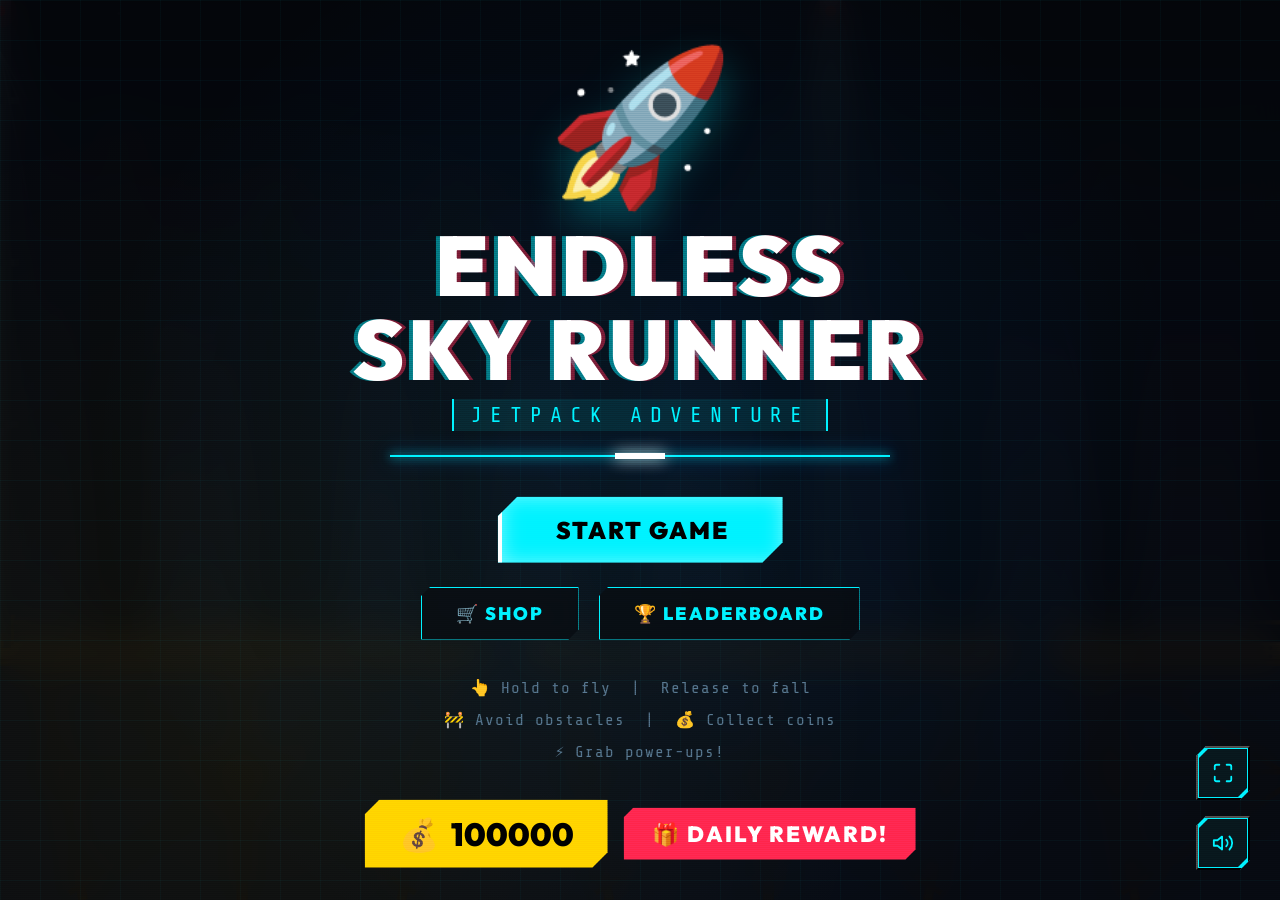
<file: game.html>
<!DOCTYPE html>
<html lang="en">

<head>
  <meta charset="UTF-8">
  <meta name="viewport"
    content="width=device-width, initial-scale=1.0, maximum-scale=1.0, user-scalable=no, viewport-fit=cover">
  <meta name="mobile-web-app-capable" content="yes">
  <meta name="apple-mobile-web-app-capable" content="yes">
  <meta name="apple-mobile-web-app-status-bar-style" content="black-translucent">
  <meta name="theme-color" content="#080810">
  <title>Sky Runner - Endless Journey</title>
  <meta name="description" content="Khmer Sky Runner - A Jetpack Joyride-inspired endless runner with Cambodian themes">
  <link
    href="https://fonts.googleapis.com/css2?family=Outfit:wght@400;600;800;900&family=Inter:wght@400;500;700&display=swap"
    rel="stylesheet">
  <link rel="stylesheet" href="style.css">
</head>

<body>
  <!-- Rotate Device Overlay for Mobile Portrait -->
  <div id="rotateOverlay">
    <div style="font-size: 50px; margin-bottom: 16px;">🔄</div>
    <h2>Please Rotate Screen</h2>
    <p>Sky Runner is designed to be played in landscape mode.</p>
  </div>

  <div id="gameWrapper">
    <canvas id="gameCanvas"></canvas>

    <!-- In-Game HUD -->
    <div id="hud" class="hidden">
      <div id="hudTop">
        <div style="display:flex; align-items:center; gap:12px;">
          <button id="pauseBtnHUD" title="Pause Game">
            <svg width="20" height="20" viewBox="0 0 24 24" fill="currentColor">
              <rect x="6" y="4" width="4" height="16" rx="1" />
              <rect x="14" y="4" width="4" height="16" rx="1" />
            </svg>
          </button>
          <div id="distDisplay" class="hud-panel">
            <span id="distIcon" style="display:flex; align-items:center;">
              <svg width="20" height="20" viewBox="0 0 24 24" fill="none" stroke="currentColor" stroke-width="2"
                stroke-linecap="round" stroke-linejoin="round">
                <polygon points="13 2 3 14 12 14 11 22 21 10 12 10 13 2" />
              </svg>
            </span>
            <span id="distVal">0 m</span>
          </div>
        </div>
        <div id="coinDisplay" class="hud-panel">
          <span style="display:flex; align-items:center;">
            <svg width="20" height="20" viewBox="0 0 24 24" fill="none" stroke="currentColor" stroke-width="2"
              stroke-linecap="round" stroke-linejoin="round">
              <polygon points="12 2 22 8.5 22 15.5 12 22 2 15.5 2 8.5 12 2" />
              <circle cx="12" cy="12" r="3" />
            </svg>
          </span>
          <span id="coinVal">0</span>
        </div>
        <div style="display:flex; flex-direction:column; align-items:flex-end; gap: 4px;">
          <div id="heartsDisplay">❤️❤️❤️</div>
          <div id="ammoDisplay" style="display: flex; gap: 12px;">
            <div class="hud-panel"
              style="color: #ff00ff; border-color: rgba(255,0,255,0.3); box-shadow: inset 0 0 10px rgba(255,0,255,0.1), 0 0 10px rgba(0,0,0,0.5); text-shadow: 0 0 6px #ff00ff; padding: 6px 14px; font-size: 20px;">
              <span style="display:flex; align-items:center; margin-right: 8px;">
                <svg width="28" height="28" viewBox="0 0 24 24" fill="none" stroke="currentColor" stroke-width="2"
                  stroke-linecap="round" stroke-linejoin="round">
                  <path d="M4 10h12l3-3h3v4h-3l-3 3H4z" />
                  <path d="M8 14v4l-4-4" />
                </svg>
              </span>
              <span id="laserAmmoVal">x10</span>
            </div>
            <div class="hud-panel"
              style="color: #ff4400; border-color: rgba(255,68,0,0.3); box-shadow: inset 0 0 10px rgba(255,68,0,0.1), 0 0 10px rgba(0,0,0,0.5); text-shadow: 0 0 6px #ff4400; padding: 6px 14px; font-size: 20px;">
              <span style="display:flex; align-items:center; margin-right: 8px;">
                <svg width="28" height="28" viewBox="0 0 24 24" fill="none" stroke="currentColor" stroke-width="2"
                  stroke-linecap="round" stroke-linejoin="round">
                  <path d="M4.5 16.5c-1.5 1.26-2 5-2 5s3.74-.5 5-2l.5-.5" />
                  <path
                    d="M11 20l9-9c1.66-1.66 1.66-4.34 0-6c-1.66-1.66-4.34-1.66-6 0l-9 9c-1.66 1.66-1.66 4.34 0 6c1.66 1.66 4.34 1.66 6 0z" />
                  <circle cx="15" cy="9" r="1.5" />
                </svg>
              </span>
              <span id="missileAmmoVal">x5</span>
            </div>
          </div>
        </div>
      </div>
      <div id="puBar" class="hidden">
        <span id="puIcon">🛡️</span>
        <div id="puTrack">
          <div id="puFill"></div>
        </div>
      </div>
      <button id="shootBtn" class="mobile-action-btn"
        style="left: 20px; bottom: 80px; background: rgba(255,20,80,0.8); box-shadow: 0 0 15px rgba(255,20,80,0.8); display: none; align-items: center; justify-content: center;">
        <svg width="40" height="40" viewBox="0 0 24 24" fill="none" stroke="white" stroke-width="2" stroke-linecap="round" stroke-linejoin="round" style="margin-left: 2px;">
          <path d="M4 10h12l3-3h3v4h-3l-3 3H4z" />
          <path d="M8 14v4l-4-4" />
        </svg>
      </button>
      <button id="missileBtn" class="mobile-action-btn"
        style="left: 90px; bottom: 80px; background: rgba(255,100,0,0.8); box-shadow: 0 0 15px rgba(255,100,0,0.8); display: none; align-items: center; justify-content: center;">
        <svg width="40" height="40" viewBox="0 0 24 24" fill="none" stroke="white" stroke-width="2" stroke-linecap="round" stroke-linejoin="round">
          <path d="M4.5 16.5c-1.5 1.26-2 5-2 5s3.74-.5 5-2l.5-.5" />
          <path d="M11 20l9-9c1.66-1.66 1.66-4.34 0-6c-1.66-1.66-4.34-1.66-6 0l-9 9c-1.66 1.66-1.66 4.34 0 6c1.66 1.66 4.34 1.66 6 0z" />
          <circle cx="15" cy="9" r="1.5" />
        </svg>
      </button>
    </div>

    <!-- Start Screen -->
    <div class="screen" id="startScreen">
      <div class="startLeft">
        <div class="naka">🚀</div>
        <div class="screenTitle">Endless<br>Sky Runner</div>
        <div class="screenSub">Jetpack Adventure</div>
        <div class="dline"></div>
        <button class="btn primary" id="startBtn">Start Game</button>
        <div class="startRow">
          <button class="btn secondary" id="skinsBtn">🛒 Shop</button>
          <button class="btn secondary" id="leaderBtn">🏆 Leaderboard</button>
        </div>
        <div class="instruct">
          👆 Hold to fly &nbsp;|&nbsp; Release to fall<br>
          🚧 Avoid obstacles &nbsp;|&nbsp; 💰 Collect coins<br>
          ⚡ Grab power-ups!
        </div>
      </div>
      <div class="startRight">
        <div id="totalCoinsBox">💰 <span id="totalCoinsStart">0</span></div>
        <div id="dailyNotif" class="hidden">🎁 Daily Reward!</div>
      </div>
    </div>

    <!-- Game Over Screen -->
    <div class="screen hidden" id="gameOverScreen">
      <div class="screenTitle">💀 Game Over</div>
      <div class="screenSub">Better luck next time!</div>
      <div class="dline"></div>
      <div class="goStats">
        <div class="goStat"><span>📏 Distance</span><span id="goDist">0 m</span></div>
        <div class="goStat"><span>💰 Coins</span><span id="goCoins">0</span></div>
        <div class="goStat"><span>🎯 Score</span><span id="goScore">0</span></div>
        <div class="goStat best"><span>🏆 Best</span><span id="goBest">0</span></div>
      </div>
      <div class="goButtons">
        <button class="btn primary" id="restartBtn">Play Again</button>
        <button class="btn secondary" id="homeBtn">🏠 Home</button>
      </div>
    </div>

    <!-- Victory Screen -->
    <div class="screen hidden" id="victoryScreen">
      <div class="screenTitle">MISSION ACCOMPLISHED</div>
      <div class="screenSub">You beat the game!</div>
      <div class="dline"></div>
      
      <!-- Gift Container -->
      <div id="victoryGiftBox">
        <div id="giftPulse"></div>
        <div id="giftEmoji">🎁</div>
      </div>
      
      <div id="victoryGiftReward" class="hidden">
        🌟 +15,000 COINS!
      </div>

      <div class="goButtons hidden" id="victoryButtons">
        <button class="btn primary" id="victoryNextLevelBtn">🚀 NEXT LEVEL TO PRO</button>
        <button class="btn secondary" id="victoryHomeBtn">🏠 GO TO START PAGE</button>
      </div>
    </div>

    <!-- Pause Screen -->
    <div class="screen hidden" id="pauseScreen">
      <div class="screenTitle">⏸️ Paused</div>
      <div class="screenSub">Take a breather!</div>
      <div class="dline"></div>
      <div class="goButtons">
        <button class="btn primary" id="resumeBtn">▶️ Resume</button>
        <button class="btn secondary" id="quitBtn">🏠 Quit to Menu</button>
      </div>
    </div>

    <!-- Difficulty Overlay -->
    <div class="overlay hidden" id="difficultyOverlay">
      <div class="panel panelSmall">
        <div class="panelTitle">Select Difficulty <span class="panelClose" id="diffClose">✕</span></div>
        <div style="display:flex; flex-direction:column; gap:12px; margin-top:10px;">
          <button class="btn primary" id="diffBeginnerBtn"
            style="background: linear-gradient(180deg, #00d2ff 0%, #3a7bd5 100%); box-shadow: 0 4px 15px rgba(0,210,255,0.4);">Beginner
            Mode</button>
          <button class="btn primary" id="diffProBtn"
            style="background: linear-gradient(180deg, #ff416c 0%, #ff4b2b 100%); box-shadow: 0 4px 15px rgba(255,65,108,0.4);">Pro
            Mode</button>
        </div>
      </div>
    </div>

    <!-- Skins Overlay -->
    <div class="overlay hidden" id="skinsOverlay">
      <div class="panel" style="display:flex; flex-direction:column;">
        <div class="panelTitle">Gear Shop <span class="panelClose" id="skinsClose">✕</span></div>
        <div class="tabRow">
          <button class="tabBtn active" id="tabChars">👤 Characters</button>
          <button class="tabBtn" id="tabJets">🚀 Jetpacks</button>
          <button class="tabBtn" id="tabPets">🐾 Pets</button>
        </div>
        <div class="panelScroll">
          <div id="skinsList"></div>
        </div>
      </div>
    </div>

    <!-- Leaderboard Overlay -->
    <div class="overlay hidden" id="leaderOverlay">
      <div class="panel">
        <div class="panelTitle">🏆 Leaderboard <span class="panelClose" id="leaderClose">✕</span></div>
        <div id="leaderList"></div>
      </div>
    </div>

    <!-- Daily Reward Overlay -->
    <div class="overlay hidden" id="dailyOverlay">
      <div class="panel panelSmall">
        <div class="panelTitle">🎁 Daily Reward</div>
        <div id="dailyContent"></div>
        <button class="btn primary" id="claimBtn">Claim Reward</button>
      </div>
    </div>

    <button id="muteBtn" class="corner-btn">
      <svg id="muteIconSVG" width="22" height="22" viewBox="0 0 24 24" fill="none" stroke="currentColor"
        stroke-width="2" stroke-linecap="round" stroke-linejoin="round">
        <polygon points="11 5 6 9 2 9 2 15 6 15 11 19 11 5" />
        <path d="M19.07 4.93a10 10 0 0 1 0 14.14M15.54 8.46a5 5 0 0 1 0 7.07" />
      </svg>
    </button>
    <button id="fullscreenBtn" class="corner-btn" title="Toggle Fullscreen">
      <svg width="22" height="22" viewBox="0 0 24 24" fill="none" stroke="currentColor" stroke-width="2"
        stroke-linecap="round" stroke-linejoin="round">
        <path d="M8 3H5a2 2 0 0 0-2 2v3m18 0V5a2 2 0 0 0-2-2h-3m0 18h3a2 2 0 0 0 2-2v-3M3 16v3a2 2 0 0 0 2 2h3" />
      </svg>
    </button>
  </div>

  <script src="js/audio.js"></script>
  <script src="js/backgrounds.js"></script>
  <script src="js/ui.js"></script>
  <script src="js/rendering.js"></script>
  <script src="js/player.js"></script>
  <script src="js/enemy.js"></script>
  <script src="js/boss.js"></script>
  <script src="js/game.js"></script>
  <script>
    if (new URLSearchParams(location.search).has('autostart')) {
      setTimeout(function () {
        try { initAudio(); } catch (e) { }
        try { startGame(); } catch (e) { }
      }, 800);
    }
  </script>
</body>

</html>
</file>
<file: style.css>
@import url('https://fonts.googleapis.com/css2?family=Outfit:wght@400;600;800;900&family=Inter:wght@400;500;700&family=Share+Tech+Mono&display=swap');

:root {
  --gold: #FFD700;
  --amber: #FF7B00;
  --dark: #05070A;
  --glass: rgba(10, 14, 20, 0.7);
  --glassBorder: rgba(0, 243, 255, 0.5);
  --glassGlow: rgba(0, 243, 255, 0.2);
  --green: #00FF88;
  --red: #FF2A55;
  --cyan: #00F3FF;
  --cyanDark: #0088FF;
  --textLight: #E2F1FF;
  --textMuted: #5A7B93;
  --font-head: 'Outfit', sans-serif;
  --font-body: 'Inter', sans-serif;
  --font-tech: 'Share Tech Mono', monospace;
}

* {
  margin: 0;
  padding: 0;
  box-sizing: border-box;
}

body {
  background: var(--dark);
  display: flex;
  align-items: center;
  justify-content: center;
  height: 100dvh;
  overflow: hidden;
  font-family: var(--font-body);
  touch-action: none;
  color: var(--textLight);
  padding: env(safe-area-inset-top) env(safe-area-inset-right) env(safe-area-inset-bottom) env(safe-area-inset-left);
}

#gameWrapper {
  position: relative;
  width: 100%;
  height: 100dvh;
}

canvas {
  display: block;
  width: 100%;
  height: 100%;
  filter: contrast(1.1) saturate(1.2);
}

/* Global Digital Scanlines Overlay */
#gameWrapper::after {
  content: '';
  position: absolute;
  inset: 0;
  background: repeating-linear-gradient(0deg, rgba(0, 0, 0, 0.15), rgba(0, 0, 0, 0.15) 1px, transparent 1px, transparent 2px);
  pointer-events: none;
  z-index: 999;
  opacity: 0.8;
  mix-blend-mode: overlay;
}

.hidden {
  display: none !important;
  opacity: 0;
  pointer-events: none;
}

#rotateOverlay {
  display: none;
}

/* ── CYBERPUNK MECHA HUD ── */
#hud {
  position: absolute;
  top: 0;
  left: 0;
  right: 0;
  bottom: 0;
  pointer-events: none;
  transition: opacity 0.3s ease;
  z-index: 10;
}

#hudTop {
  display: flex;
  justify-content: space-between;
  align-items: center;
  padding: 20px 40px 0;
  gap: 16px;
}

.hud-panel {
  font-family: var(--font-head);
  font-weight: 900;
  font-size: clamp(18px, 2.5vw, 24px);
  color: #fff;
  background: linear-gradient(135deg, rgba(5, 8, 12, 0.85) 0%, rgba(15, 25, 35, 0.8) 100%);
  backdrop-filter: blur(8px);
  border: 1px solid var(--glassBorder);
  border-left: 4px solid var(--cyan);
  padding: 10px 24px;
  box-shadow: 0 10px 30px rgba(0, 0, 0, 0.6), inset 0 0 20px rgba(0, 243, 255, 0.15);
  display: flex;
  align-items: center;
  gap: 12px;
  letter-spacing: 1px;
  position: relative;
  clip-path: polygon(15px 0, 100% 0, 100% calc(100% - 15px), calc(100% - 15px) 100%, 0 100%, 0 15px);
  text-shadow: 2px 0 0 rgba(255, 42, 85, 0.4), -2px 0 0 rgba(0, 243, 255, 0.4);
}



#distDisplay {
  color: var(--cyan);
  border-right: 4px solid var(--amber);
}

#coinDisplay {
  color: var(--gold);
  border-left: 4px solid var(--gold);
  text-shadow: 2px 0 0 rgba(255, 0, 0, 0.4), -2px 0 0 rgba(255, 215, 0, 0.4);
}

#distIcon,
#coinIcon {
  filter: drop-shadow(0 0 5px currentColor);
}

#pauseBtnHUD {
  pointer-events: all;
  cursor: pointer;
  background: var(--cyan);
  color: var(--cyan);
  padding: 10px 18px;
  transition: all 0.2s cubic-bezier(0.2, 0.8, 0.2, 1);
  box-shadow: 0 4px 20px rgba(0, 243, 255, 0.2);
  clip-path: polygon(10px 0, 100% 0, 100% calc(100% - 10px), calc(100% - 10px) 100%, 0 100%, 0 10px);
  position: relative;
  z-index: 10;
}

#pauseBtnHUD::before {
  content: '';
  position: absolute;
  top: 3px;
  left: 1px;
  right: 1px;
  bottom: 1px;
  background: var(--dark);
  clip-path: polygon(8px 0, 100% 0, 100% calc(100% - 8px), calc(100% - 8px) 100%, 0 100%, 0 8px);
  z-index: -1;
  transition: all 0.2s cubic-bezier(0.2, 0.8, 0.2, 1);
}

#pauseBtnHUD:hover {
  color: #000;
  transform: translateY(-2px) scale(1.05);
  box-shadow: 0 8px 30px rgba(0, 243, 255, 0.5);
}

#pauseBtnHUD:hover::before {
  background: transparent;
}

#pauseBtnHUD:active {
  transform: translateY(1px) scale(0.95);
}

#heartsDisplay {
  font-size: clamp(24px, 3.5vw, 36px);
  filter: drop-shadow(0 0 10px var(--red));
  display: flex;
  gap: 6px;
  animation: heartbeat 1.5s infinite;
}

@keyframes heartbeat {

  0%,
  100% {
    transform: scale(1);
  }

  10% {
    transform: scale(1.1);
  }

  20% {
    transform: scale(1);
  }

  30% {
    transform: scale(1.1);
    filter: drop-shadow(0 0 20px var(--red));
  }

  40% {
    transform: scale(1);
  }
}

#puBar {
  position: absolute;
  top: 90px;
  left: 40px;
  display: flex;
  align-items: center;
  gap: 12px;
  background: rgba(5, 8, 12, 0.9);
  border: 1px solid var(--cyan);
  border-left: 4px solid var(--cyan);
  padding: 8px 20px;
  font-size: 20px;
  color: var(--cyan);
  clip-path: polygon(12px 0, 100% 0, 100% calc(100% - 12px), calc(100% - 12px) 100%, 0 100%, 0 12px);
  box-shadow: 0 8px 24px rgba(0, 0, 0, 0.6), inset 0 0 15px rgba(0, 243, 255, 0.2);
  transition: all 0.3s cubic-bezier(0.2, 0.8, 0.2, 1);
}

#puTrack {
  width: 150px;
  height: 10px;
  background: rgba(0, 243, 255, 0.1);
  box-shadow: inset 0 1px 3px rgba(0, 0, 0, 0.8);
  position: relative;
  overflow: hidden;
}

#puTrack::before {
  content: '';
  position: absolute;
  inset: 0;
  background: repeating-linear-gradient(90deg, transparent, transparent 4px, rgba(0, 0, 0, 0.5) 4px, rgba(0, 0, 0, 0.5) 6px);
  z-index: 2;
}

#puFill {
  height: 100%;
  width: 100%;
  background: var(--cyan);
  box-shadow: 0 0 15px var(--cyan);
  transition: width 0.1s linear;
  z-index: 1;
  position: relative;
}

/* ── MUTE & FULLSCREEN TWEAKS ── */
.corner-btn {
  position: relative;
  background: var(--cyan);
  width: 54px;
  height: 54px;
  display: flex;
  align-items: center;
  justify-content: center;
  cursor: pointer;
  color: var(--cyan);
  pointer-events: all;
  transition: all 0.2s cubic-bezier(0.2, 0.8, 0.2, 1);
  box-shadow: 0 4px 16px rgba(0, 243, 255, 0.1);
  font-size: 22px;
  clip-path: polygon(10px 0, 100% 0, 100% calc(100% - 10px), calc(100% - 10px) 100%, 0 100%, 0 10px);
  z-index: 50;
}

.corner-btn::before {
  content: '';
  position: absolute;
  inset: 1px;
  background: rgba(10, 14, 20, 0.95);
  clip-path: polygon(9px 0, 100% 0, 100% calc(100% - 9px), calc(100% - 9px) 100%, 0 100%, 0 9px);
  z-index: -1;
  transition: all 0.2s cubic-bezier(0.2, 0.8, 0.2, 1);
}

.corner-btn:hover {
  color: #000;
  transform: translateY(-3px) scale(1.05);
  box-shadow: 0 8px 30px rgba(0, 243, 255, 0.4);
}

.corner-btn:hover::before {
  background: transparent;
}

#muteBtn {
  position: absolute;
  bottom: 30px;
  right: 30px;
  z-index: 50;
}

#fullscreenBtn {
  position: absolute;
  bottom: 100px;
  right: 30px;
  z-index: 50;
}

.mobile-action-btn {
  position: absolute;
  width: 60px;
  height: 60px;
  border-radius: 50%;
  border: 2px solid #fff;
  color: white;
  font-size: 24px;
  align-items: center;
  justify-content: center;
  z-index: 1000;
  cursor: pointer;
  user-select: none;
  -webkit-user-select: none;
  pointer-events: auto;
}

@media (hover: none) and (pointer: coarse) {
  .mobile-action-btn {
    display: flex !important;
  }
}

/* ── SCREENS ── */
.screen {
  position: absolute;
  inset: 0;
  display: flex;
  align-items: center;
  justify-content: center;
  pointer-events: all;
  opacity: 1;
  transition: opacity 0.4s ease;
}

#startScreen {
  background: radial-gradient(circle at 50% 50%, rgba(0, 136, 255, 0.1) 0%, transparent 70%),
    radial-gradient(circle at 20% 80%, rgba(255, 215, 0, 0.05) 0%, transparent 50%),
    rgba(5, 7, 10, 0.9);
  backdrop-filter: blur(16px);
  flex-direction: column;
  justify-content: center;
  align-items: center;
  gap: 20px;
}

#startScreen::before {
  content: '';
  position: absolute;
  top: 0;
  left: 0;
  width: 100%;
  height: 100%;
  background: repeating-linear-gradient(rgba(0, 243, 255, 0.03) 0, rgba(0, 243, 255, 0.03) 1px, transparent 1px, transparent 40px),
    repeating-linear-gradient(90deg, rgba(0, 243, 255, 0.03) 0, rgba(0, 243, 255, 0.03) 1px, transparent 1px, transparent 40px);
  pointer-events: none;
  z-index: -1;
}

#gameOverScreen,
#pauseScreen,
#victoryScreen {
  background: rgba(5, 7, 10, 0.85);
  backdrop-filter: blur(20px);
  flex-direction: column;
  gap: 16px;
}

.screenTitle {
  font-family: var(--font-head);
  font-size: clamp(42px, 7vw, 84px);
  font-weight: 900;
  text-transform: uppercase;
  color: #fff;
  line-height: 1;
  text-align: center;
  text-shadow: 4px 0 0 rgba(255, 42, 85, 0.5), -4px 0 0 rgba(0, 243, 255, 0.5);
  letter-spacing: 4px;
  position: relative;
  /* Cyber Glitch Animation */
  animation: titleGlitch 4s infinite;
}

@keyframes titleGlitch {

  0%,
  96%,
  98%,
  100% {
    transform: translate(0, 0) scale(1);
    filter: hue-rotate(0deg);
    opacity: 1;
    clip-path: inset(0 0 0 0);
  }

  97% {
    transform: translate(-5px, 5px) scale(1.02);
    filter: hue-rotate(90deg);
    opacity: 0.8;
    clip-path: inset(10% 0 40% 0);
  }

  99% {
    transform: translate(5px, -5px) scale(0.98);
    filter: hue-rotate(-90deg);
    opacity: 0.9;
    clip-path: inset(40% 0 10% 0);
  }
}

#gameOverScreen .screenTitle {
  color: var(--red);
  text-shadow: 4px 0 0 rgba(255, 0, 0, 0.8), -4px 0 0 rgba(100, 0, 0, 0.8);
}

#pauseScreen .screenTitle {
  color: var(--gold);
  text-shadow: 4px 0 0 rgba(255, 123, 0, 0.8), -4px 0 0 rgba(255, 215, 0, 0.8);
}

#victoryScreen .screenTitle {
  color: var(--cyan);
  text-shadow: 4px 0 0 rgba(0, 243, 255, 0.8), -4px 0 0 rgba(0, 136, 255, 0.8);
  font-size: clamp(32px, 5vw, 64px);
  margin-bottom: 10px;
}

#victoryGiftBox {
  margin: 20px auto;
  width: 140px;
  height: 140px;
  cursor: pointer;
  transition: transform 0.3s cubic-bezier(0.175, 0.885, 0.32, 1.275);
  position: relative;
  display: flex;
  align-items: center;
  justify-content: center;
}

#victoryGiftBox:hover {
  transform: scale(1.1) rotate(5deg);
}

#giftEmoji {
  font-size: 100px;
  text-shadow: 0 0 30px rgba(255, 215, 0, 0.8);
  z-index: 2;
  position: relative;
  animation: floatEmoji 2s ease-in-out infinite;
}

@keyframes floatEmoji {
  0%, 100% { transform: translateY(0); }
  50% { transform: translateY(-10px); }
}

#giftPulse {
  position: absolute;
  top: 50%;
  left: 50%;
  width: 100%;
  height: 100%;
  transform: translate(-50%, -50%);
  border-radius: 50%;
  background: radial-gradient(circle, rgba(255,215,0,0.4) 0%, transparent 70%);
  box-shadow: 0 0 40px 20px rgba(255, 215, 0, 0.2);
  animation: pPulse 1.5s infinite alternate;
  z-index: 1;
}

@keyframes pPulse {
  0% { transform: translate(-50%, -50%) scale(0.8); opacity: 0.5; }
  100% { transform: translate(-50%, -50%) scale(1.2); opacity: 1; }
}

#victoryGiftReward {
  color: var(--gold);
  font-family: var(--font-tech);
  font-size: clamp(24px, 4vw, 36px);
  font-weight: 900;
  margin-bottom: 20px;
  text-shadow: 0 0 15px rgba(255, 215, 0, 0.8), 0 0 30px rgba(255, 123, 0, 0.6);
  letter-spacing: 2px;
  animation: rewardPop 0.5s cubic-bezier(0.175, 0.885, 0.32, 1.275);
}

@keyframes rewardPop {
  0% { transform: scale(0); opacity: 0; }
  100% { transform: scale(1); opacity: 1; }
}

.screenSub {
  font-family: var(--font-tech);
  font-size: clamp(14px, 2vw, 22px);
  color: var(--cyan);
  text-transform: uppercase;
  letter-spacing: 8px;
  background: rgba(0, 243, 255, 0.1);
  padding: 4px 16px;
  border-left: 2px solid var(--cyan);
  border-right: 2px solid var(--cyan);
}

.startLeft {
  display: flex;
  flex-direction: column;
  align-items: center;
  gap: 8px;
}

.startRight {
  display: flex;
  flex-direction: row;
  flex-wrap: wrap;
  justify-content: center;
  align-items: center;
  gap: 16px;
  margin-top: 12px;
}

.dline {
  width: min(90%, 500px);
  height: 2px;
  background: var(--cyan);
  box-shadow: 0 0 10px var(--cyan), 0 0 20px var(--cyanDark);
  margin: 16px auto 32px;
  position: relative;
}

.dline::after {
  content: '';
  position: absolute;
  top: -2px;
  left: 50%;
  width: 50px;
  height: 6px;
  background: #fff;
  transform: translateX(-50%);
  box-shadow: 0 0 15px #fff;
}

.naka {
  font-size: clamp(80px, 14vw, 150px);
  animation: fl 3s ease-in-out infinite, thrustColor 2s infinite alternate;
  filter: drop-shadow(0 20px 20px rgba(0, 243, 255, 0.3));
}

@keyframes thrustColor {
  0% {
    filter: drop-shadow(0 20px 20px rgba(0, 243, 255, 0.3));
  }

  100% {
    filter: drop-shadow(0 20px 30px rgba(255, 123, 0, 0.4));
  }
}

@keyframes fl {

  0%,
  100% {
    transform: translateY(0);
  }

  50% {
    transform: translateY(-20px);
  }
}

/* ── BUTTONS ── */
.btn {
  font-family: var(--font-head);
  font-size: clamp(16px, 2.2vw, 24px);
  font-weight: 900;
  border: none;
  border-radius: 0;
  padding: 18px 54px;
  cursor: pointer;
  pointer-events: all;
  transition: all 0.25s cubic-bezier(0.2, 0.8, 0.2, 1);
  text-transform: uppercase;
  letter-spacing: 2px;
  position: relative;
  overflow: hidden;
  clip-path: polygon(20px 0, 100% 0, 100% calc(100% - 20px), calc(100% - 20px) 100%, 0 100%, 0 20px);
}

.btn.primary {
  color: #000;
  background: var(--cyan);
  box-shadow: 0 0 20px rgba(0, 243, 255, 0.5), inset 0 0 20px rgba(255, 255, 255, 0.5);
  border-left: 4px solid #fff;
}

.btn.primary::before {
  content: '';
  position: absolute;
  top: 0;
  left: -100%;
  width: 50%;
  height: 100%;
  background: linear-gradient(90deg, transparent, rgba(255, 255, 255, 0.8), transparent);
  transform: skewX(-20deg);
  transition: 0.5s;
}

.btn.primary:hover {
  transform: translateY(-4px) scale(1.05);
  box-shadow: 0 0 40px rgba(0, 243, 255, 0.8), inset 0 0 20px rgba(255, 255, 255, 0.8);
  background: #fff;
  border-left-color: var(--cyan);
}

.btn.primary:hover::before {
  animation: shineRun 0.8s;
}

@keyframes shineRun {
  100% {
    left: 200%;
  }
}

.btn.primary:active {
  transform: translateY(2px) scale(0.98);
}

.btn.secondary {
  color: var(--cyan);
  background: rgba(10, 14, 20, 0.8);
  border: 1px solid var(--cyan);
  padding: 14px 34px;
  font-size: clamp(14px, 1.8vw, 18px);
  backdrop-filter: blur(8px);
  clip-path: polygon(10px 0, 100% 0, 100% calc(100% - 10px), calc(100% - 10px) 100%, 0 100%, 0 10px);
}

.btn.secondary:hover {
  background: rgba(0, 243, 255, 0.2);
  transform: translateY(-3px);
  box-shadow: 0 4px 20px rgba(0, 243, 255, 0.3);
  border-color: #fff;
  color: #fff;
}

.startRow,
.goButtons {
  display: flex;
  gap: clamp(10px, 2vw, 20px);
  margin-top: 16px;
  flex-wrap: wrap;
  justify-content: center;
}

/* ── STATS / MENUS ── */
.goStats {
  display: flex;
  flex-direction: column;
  gap: 12px;
  width: clamp(280px, 50vw, 480px);
  margin: 16px auto;
}

.goStat {
  display: flex;
  justify-content: space-between;
  align-items: center;
  font-family: var(--font-tech);
  font-size: clamp(16px, 2vw, 24px);
  color: var(--textLight);
  padding: 14px 28px;
  background: rgba(15, 20, 30, 0.8);
  border: 1px solid var(--cyan);
  border-left: 4px solid var(--cyan);
  clip-path: polygon(10px 0, 100% 0, 100% calc(100% - 10px), calc(100% - 10px) 100%, 0 100%, 0 10px);
  transition: all 0.2s;
}

.goStat:hover {
  background: rgba(0, 243, 255, 0.15);
  transform: scale(1.02);
}

.goStat.best {
  color: var(--gold);
  font-weight: 700;
  border-color: var(--gold);
  border-left-color: var(--gold);
  background: rgba(255, 215, 0, 0.1);
  box-shadow: 0 0 15px rgba(255, 215, 0, 0.2);
}

/* ── OVERLAYS ── */
.overlay {
  position: absolute;
  inset: 0;
  display: flex;
  align-items: center;
  justify-content: center;
  background: rgba(0, 2, 5, 0.9);
  backdrop-filter: blur(10px);
  z-index: 100;
  transition: opacity 0.3s;
  pointer-events: all;
}

.panel {
  background: linear-gradient(135deg, rgba(15, 20, 25, 0.95), rgba(5, 7, 10, 0.98));
  border: 1px solid var(--cyan);
  border-top: 4px solid var(--cyan);
  border-bottom: 4px solid var(--cyan);
  padding: clamp(20px, 4vw, 40px) clamp(20px, 5vw, 50px);
  width: 90%;
  max-width: 680px;
  max-height: 85vh;
  position: relative;
  box-shadow: 0 30px 80px rgba(0, 0, 0, 0.9), inset 0 0 30px rgba(0, 243, 255, 0.15);
  clip-path: polygon(25px 0, 100% 0, 100% calc(100% - 25px), calc(100% - 25px) 100%, 0 100%, 0 25px);
}

.panel::before {
  content: '';
  position: absolute;
  inset: 0;
  background: repeating-linear-gradient(0deg, rgba(0, 243, 255, 0.02) 0px, transparent 1px, transparent 4px);
  pointer-events: none;
  z-index: 1;
}

.panelTitle {
  font-family: var(--font-head);
  font-size: clamp(26px, 3.5vw, 38px);
  font-weight: 900;
  color: var(--cyan);
  text-transform: uppercase;
  letter-spacing: 4px;
  margin-bottom: 30px;
  text-align: center;
  text-shadow: 2px 0 0 rgba(255, 0, 0, 0.5), -2px 0 0 rgba(0, 255, 255, 0.5);
}

.panelClose {
  position: absolute;
  top: 15px;
  right: 25px;
  cursor: pointer;
  font-size: 32px;
  color: var(--textMuted);
  transition: color 0.2s;
  z-index: 10;
}

.panelClose:hover {
  color: var(--red);
  filter: drop-shadow(0 0 10px var(--red));
}

/* Tabs inside Overlays */
.tabRow {
  display: flex;
  justify-content: center;
  gap: 12px;
  margin-bottom: 16px;
  border-bottom: 2px solid rgba(0, 243, 255, 0.2);
  padding-bottom: 12px;
  position: relative;
  z-index: 10;
}

.tabBtn {
  background: transparent;
  border: none;
  color: var(--textMuted);
  font-family: var(--font-tech);
  font-size: clamp(16px, 2vw, 20px);
  font-weight: 700;
  padding: 10px 24px;
  cursor: pointer;
  transition: all 0.2s;
  text-transform: uppercase;
  letter-spacing: 1px;
  clip-path: polygon(8px 0, 100% 0, 100% calc(100% - 8px), calc(100% - 8px) 100%, 0 100%, 0 8px);
}

.tabBtn:hover {
  background: rgba(0, 243, 255, 0.1);
  color: var(--cyan);
}

.tabBtn.active {
  background: var(--cyan);
  color: #000;
  box-shadow: 0 0 15px rgba(0, 243, 255, 0.5);
  font-weight: 900;
}

/* Skins List */
.panelScroll {
  overflow-y: auto;
  max-height: 50vh;
  padding-right: 12px;
  margin-top: 10px;
  position: relative;
  z-index: 10;
}

.panelScroll::-webkit-scrollbar {
  width: 8px;
}

.panelScroll::-webkit-scrollbar-thumb {
  background: var(--cyan);
}

.skinItem {
  display: flex;
  align-items: center;
  gap: 16px;
  padding: 14px 20px;
  margin-bottom: 12px;
  cursor: pointer;
  transition: all 0.2s;
  border: 1px solid rgba(0, 243, 255, 0.2);
  background: rgba(10, 14, 20, 0.8);
  clip-path: polygon(12px 0, 100% 0, 100% calc(100% - 12px), calc(100% - 12px) 100%, 0 100%, 0 12px);
}

.skinItem:hover {
  background: rgba(0, 243, 255, 0.1);
  transform: translateX(5px);
  border-left: 4px solid var(--cyan);
}

.skinItem.active {
  background: rgba(0, 243, 255, 0.2);
  border: 1px solid var(--cyan);
  border-left: 6px solid var(--cyan);
  box-shadow: 0 0 20px rgba(0, 243, 255, 0.3);
}

.skinItem.locked {
  opacity: 0.4;
  cursor: default;
  filter: grayscale(1);
}

.skinItem.locked:hover {
  background: rgba(10, 14, 20, 0.8);
  transform: none;
  border-left: 1px solid rgba(0, 243, 255, 0.2);
}

.skinSwatch {
  width: 44px;
  height: 44px;
  border-radius: 0;
  clip-path: polygon(25% 0%, 100% 0%, 75% 100%, 0% 100%);
  background: #222;
  border: 2px solid var(--cyan);
}

.skinInfo {
  flex: 1;
}

.skinName {
  color: var(--textLight);
  font-size: clamp(16px, 2vw, 20px);
  font-weight: 900;
  font-family: var(--font-head);
  letter-spacing: 1px;
  text-transform: uppercase;
}

.skinCost {
  color: var(--gold);
  font-family: var(--font-tech);
  font-size: clamp(14px, 1.6vw, 18px);
  margin-top: 6px;
  display: flex;
  align-items: center;
  gap: 4px;
}

/* Leaderboard */
.lbRow {
  display: flex;
  justify-content: space-between;
  padding: 14px 24px;
  margin-bottom: 8px;
  background: rgba(15, 20, 30, 0.8);
  border: 1px solid rgba(0, 243, 255, 0.2);
  font-family: var(--font-tech);
  font-size: clamp(16px, 1.8vw, 22px);
  color: var(--textLight);
  clip-path: polygon(8px 0, 100% 0, 100% calc(100% - 8px), calc(100% - 8px) 100%, 0 100%, 0 8px);
}

.lbRow:nth-child(1) {
  color: #000;
  font-weight: 900;
  background: var(--gold);
  border: none;
  box-shadow: 0 0 20px rgba(255, 215, 0, 0.5);
}

.lbRow:nth-child(2) {
  color: #fff;
  background: rgba(226, 232, 240, 0.2);
  border-left: 4px solid #fff;
}

.lbRow:nth-child(3) {
  color: #CD7F32;
  background: rgba(205, 127, 50, 0.2);
  border-left: 4px solid #CD7F32;
}

.lbEmpty {
  color: var(--textMuted);
  text-align: center;
  padding: 40px;
  font-size: 18px;
  font-family: var(--font-tech);
  letter-spacing: 2px;
  text-transform: uppercase;
}

/* Misc */
.instruct {
  font-size: clamp(12px, 1.5vw, 16px);
  color: var(--textMuted);
  text-align: center;
  margin-top: 24px;
  line-height: 2;
  font-family: var(--font-tech);
  letter-spacing: 1px;
}

#totalCoinsBox {
  display: flex;
  align-items: center;
  justify-content: center;
  gap: 12px;
  font-family: var(--font-head);
  font-size: clamp(22px, 2.8vw, 32px);
  font-weight: 900;
  color: #000;
  background: var(--gold);
  padding: 14px 34px;
  box-shadow: 0 0 30px rgba(255, 215, 0, 0.6);
  clip-path: polygon(15px 0, 100% 0, 100% calc(100% - 15px), calc(100% - 15px) 100%, 0 100%, 0 15px);
}

#dailyNotif {
  display: flex;
  align-items: center;
  justify-content: center;
  gap: 10px;
  font-family: var(--font-head);
  font-weight: 900;
  font-size: clamp(16px, 1.8vw, 22px);
  color: #fff;
  cursor: pointer;
  background: var(--red);
  padding: 12px 28px;
  animation: pulseRed 1.5s infinite;
  box-shadow: 0 0 20px rgba(255, 42, 85, 0.6);
  border: none;
  clip-path: polygon(10px 0, 100% 0, 100% calc(100% - 10px), calc(100% - 10px) 100%, 0 100%, 0 10px);
  text-transform: uppercase;
  letter-spacing: 2px;
}

@keyframes pulseRed {

  0%,
  100% {
    transform: scale(1);
    box-shadow: 0 0 20px rgba(255, 42, 85, 0.6);
  }

  50% {
    transform: scale(1.05);
    box-shadow: 0 0 40px rgba(255, 42, 85, 0.9);
  }
}

#dailyContent {
  color: var(--cyan);
  font-size: clamp(20px, 2.5vw, 32px);
  margin: 24px 0;
  font-family: var(--font-head);
  font-weight: 900;
  text-transform: uppercase;
  letter-spacing: 2px;
}

.dailyCoins {
  font-size: clamp(38px, 5vw, 60px);
  color: var(--gold);
  text-shadow: 0 0 30px rgba(255, 215, 0, 0.8);
  display: block;
  margin-top: 10px;
}

/* ── RESPONSIVE ── */
@media (max-width: 800px),
(max-height: 400px) {
  #hudTop {
    padding: 12px 20px 0;
    gap: 12px;
  }

  .hud-panel {
    padding: 6px 14px;
    font-size: 16px;
    clip-path: polygon(8px 0, 100% 0, 100% calc(100% - 8px), calc(100% - 8px) 100%, 0 100%, 0 8px);
  }

  #pauseBtnHUD {
    padding: 6px 12px;
    font-size: 16px;
  }

  #puBar {
    top: 60px;
    left: 20px;
    padding: 4px 12px;
    font-size: 14px;
  }

  #puTrack {
    width: 100px;
    height: 6px;
  }

  .corner-btn {
    width: 44px;
    height: 44px;
    font-size: 18px;
  }

  #fullscreenBtn {
    bottom: 84px;
  }

  .btn {
    padding: 12px 36px;
    font-size: 18px;
  }

  .panel {
    padding: 24px 32px;
    clip-path: polygon(15px 0, 100% 0, 100% calc(100% - 15px), calc(100% - 15px) 100%, 0 100%, 0 15px);
  }
}

/* CSS Character and Jetpack Models for Shop */
.css-ninja {
  position: relative;
  width: 156px;
  height: 204px;
  margin: 0 auto;
  pointer-events: none;
}

.css-ninja>div {
  position: absolute;
}

.cn-ring {
  width: 80px;
  height: 80px;
  border: 8px solid var(--accent-saber, #ff00ff);
  border-radius: 50%;
  top: 60px;
  left: -20px;
  box-shadow: 0 0 15px var(--accent-saber, #ff00ff), inset 0 0 15px var(--accent-saber, #ff00ff);
  transform: scaleX(0.4);
}

.cn-body {
  width: 60px;
  height: 80px;
  background: var(--bg-body, #1c1f26);
  border-radius: 30px;
  top: 70px;
  left: 50px;
  z-index: 2;
}

.cn-core {
  width: 24px;
  height: 24px;
  background: var(--accent-glow, #00f3ff);
  border-radius: 50%;
  top: 90px;
  left: 68px;
  box-shadow: 0 0 15px var(--accent-glow, #00f3ff);
  z-index: 3;
}

.cn-head {
  width: 70px;
  height: 70px;
  background: var(--bg-body, #1c1f26);
  border-radius: 50%;
  top: 0;
  left: 45px;
  z-index: 4;
}

.cn-strap {
  width: 70px;
  height: 12px;
  background: #333;
  top: 28px;
  left: 45px;
  z-index: 5;
}

.cn-visor {
  width: 45px;
  height: 20px;
  background: var(--accent-glow, #00f3ff);
  border-radius: 10px;
  top: 24px;
  left: 65px;
  box-shadow: 0 0 15px var(--accent-glow, #00f3ff), 0 0 5px #fff;
  z-index: 6;
}

.cn-arm {
  width: 24px;
  height: 50px;
  background: var(--bg-body, #1c1f26);
  top: 80px;
  left: 90px;
  transform: rotate(-30deg);
  border-radius: 12px;
  z-index: 5;
}

.cn-saber {
  width: 140px;
  height: 8px;
  background: #fff;
  top: 110px;
  left: 0;
  border-radius: 4px;
  box-shadow: 0 0 15px var(--accent-saber, #ff00ff), 0 0 5px var(--accent-saber, #ff00ff), 0 0 30px var(--accent-saber, #ff00ff);
  z-index: 6;
  transform: rotate(-15deg);
}

.cn-leg1 {
  width: 24px;
  height: 60px;
  background: var(--bg-body, #1c1f26);
  top: 140px;
  left: 50px;
  transform: rotate(20deg);
  border-radius: 12px;
  z-index: 1;
}

.cn-leg2 {
  width: 24px;
  height: 60px;
  background: var(--bg-body, #1c1f26);
  top: 140px;
  left: 86px;
  transform: rotate(-20deg);
  border-radius: 12px;
  z-index: 1;
}

.cn-boot1 {
  width: 30px;
  height: 14px;
  background: var(--accent-glow, #00f3ff);
  top: 190px;
  left: 35px;
  box-shadow: 0 0 10px var(--accent-glow, #00f3ff);
  border-radius: 4px;
  z-index: 2;
}

.cn-boot2 {
  width: 30px;
  height: 14px;
  background: var(--accent-glow, #00f3ff);
  top: 190px;
  left: 95px;
  box-shadow: 0 0 10px var(--accent-glow, #00f3ff);
  border-radius: 4px;
  z-index: 2;
}

.cn-jetpack {
  width: 34px;
  height: 50px;
  background: #2b303a;
  border-left: 4px solid var(--accent-glow, #00f3ff);
  border-radius: 8px;
  top: 75px;
  left: 24px;
  z-index: 1;
}

.cn-flame {
  width: 14px;
  height: 40px;
  background: #fff;
  border-radius: 10px;
  top: 122px;
  left: 34px;
  z-index: 0;
  box-shadow: 0 0 15px var(--accent-glow, #00f3ff), 0 0 30px var(--accent-glow, #00f3ff);
  animation: jetFlame 0.1s linear infinite alternate;
  transform-origin: top center;
  filter: blur(2px);
}

@keyframes jetFlame {
  0% {
    transform: scaleY(1);
    opacity: 0.8;
  }

  100% {
    transform: scaleY(1.5);
    opacity: 1;
  }
}

.css-pack {
  position: relative;
  width: 40px;
  height: 80px;
  margin: 0 auto;
  transform: scale(0.65);
  transform-origin: top center;
  pointer-events: none;
}

.css-pack>div {
  position: absolute;
}

.cp-body {
  width: 34px;
  height: 50px;
  background: var(--bg-body, #2b303a);
  border-left: 4px solid var(--accent-glow, #00f3ff);
  border-right: 4px solid var(--accent-glow, #00f3ff);
  border-radius: 8px;
  top: 0;
  left: 3px;
  z-index: 1;
}

.cp-core {
  width: 14px;
  height: 14px;
  background: #222;
  border: 2px solid var(--accent-glow, #00f3ff);
  border-radius: 50%;
  top: 16px;
  left: 11px;
  z-index: 2;
  box-shadow: inset 0 0 10px var(--accent-glow, #00f3ff);
}

.cp-flame {
  width: 16px;
  height: 40px;
  background: #fff;
  border-radius: 10px;
  top: 46px;
  left: 12px;
  z-index: 0;
  box-shadow: 0 0 15px var(--accent-glow, #00f3ff), 0 0 30px var(--accent-glow, #00f3ff);
  animation: jetFlame 0.1s linear infinite alternate;
  transform-origin: top center;
  filter: blur(2px);
}

.skinModel {
  width: 48px;
  height: 48px;
  border-radius: 8px;
  border: 1px solid var(--glassBorder);
  margin-right: 16px;
  flex-shrink: 0;
  display: flex;
  align-items: center;
  justify-content: center;
  position: relative;
  overflow: hidden;
  background: rgba(255, 255, 255, 0.05);
}

@media screen and (orientation: portrait) and (max-device-width: 768px) {
  #rotateOverlay {
    display: flex;
    position: absolute;
    inset: 0;
    z-index: 99999;
    background: var(--dark);
    color: var(--cyan);
    flex-direction: column;
    align-items: center;
    justify-content: center;
    font-family: var(--font-head);
    text-align: center;
  }

  #rotateOverlay p {
    font-family: var(--font-tech);
    color: var(--textLight);
    margin-top: 16px;
    font-size: 18px;
    text-transform: uppercase;
    letter-spacing: 2px;
  }

  #gameWrapper {
    display: none !important;
  }
}

/* ── HUD MOBILE OPTIMIZATION ── */
@media (max-width: 950px),
(max-height: 500px) {
  #hudTop {
    padding: 10px 15px 0;
    gap: 8px;
  }

  .hud-panel {
    padding: 6px 12px !important;
    font-size: 14px !important;
    gap: 6px;
    clip-path: polygon(10px 0, 100% 0, 100% calc(100% - 10px), calc(100% - 10px) 100%, 0 100%, 0 10px);
  }

  .hud-panel svg {
    width: 16px !important;
    height: 16px !important;
  }

  #pauseBtnHUD {
    padding: 6px 12px;
  }

  #pauseBtnHUD svg {
    width: 16px !important;
    height: 16px !important;
  }

  #heartsDisplay {
    font-size: 14px !important;
    gap: 2px;
  }

  #puBar {
    top: 75px !important;
    left: 15px !important;
    padding: 4px 12px;
    font-size: 16px !important;
    clip-path: polygon(8px 0, 100% 0, 100% calc(100% - 8px), calc(100% - 8px) 100%, 0 100%, 0 8px);
  }

  #puTrack {
    width: 100px;
    height: 6px;
  }

  .mobile-action-btn {
    display: flex !important;
    width: 60px !important;
    height: 60px !important;
    font-size: 20px !important;
    bottom: 20px !important;
  }

  #shootBtn {
    left: 20px !important;
    right: auto !important;
  }

  #missileBtn {
    left: 100px !important;
    right: auto !important;
  }

  .naka {
    font-size: 44px !important;
    filter: drop-shadow(0 10px 10px rgba(0, 243, 255, 0.3));
  }

  .screenTitle {
    font-size: 32px !important;
    letter-spacing: 2px !important;
  }

  .screenSub {
    font-size: 12px !important;
    padding: 2px 10px !important;
    letter-spacing: 4px !important;
  }

  .dline {
    margin: 8px auto 16px !important;
  }

  .btn {
    padding: 10px 30px !important;
    font-size: 14px !important;
    clip-path: polygon(10px 0, 100% 0, 100% calc(100% - 10px), calc(100% - 10px) 100%, 0 100%, 0 10px) !important;
  }

  .startRow {
    margin-top: 8px !important;
    gap: 10px !important;
  }

  .startLeft {
    gap: 4px !important;
  }

  .instruct {
    font-size: 12px !important;
    margin-top: 4px !important;
    text-align: center;
    color: var(--textMuted);
  }

  #startScreen {
    gap: 8px !important;
  }
  
  .goStats {
    gap: 4px !important;
    margin: 8px auto !important;
  }

  .goStat {
    padding: 6px 16px !important;
    font-size: 14px !important;
  }

  .goButtons {
    gap: 10px !important;
    margin-top: 8px !important;
  }

  .startRight {
    position: absolute !important;
    top: 15px !important;
    right: 15px !important;
    flex-direction: column !important;
    gap: 8px !important;
    margin-top: 0 !important;
  }

  #totalCoinsBox {
    padding: 6px 16px !important;
    font-size: 16px !important;
    box-shadow: 0 0 10px rgba(255, 215, 0, 0.4) !important;
  }

  #dailyNotif {
    padding: 6px 16px !important;
    font-size: 14px !important;
  }

  @media (max-height: 400px) {
    .naka {
      display: none !important;
    }
  }
}
</file>
